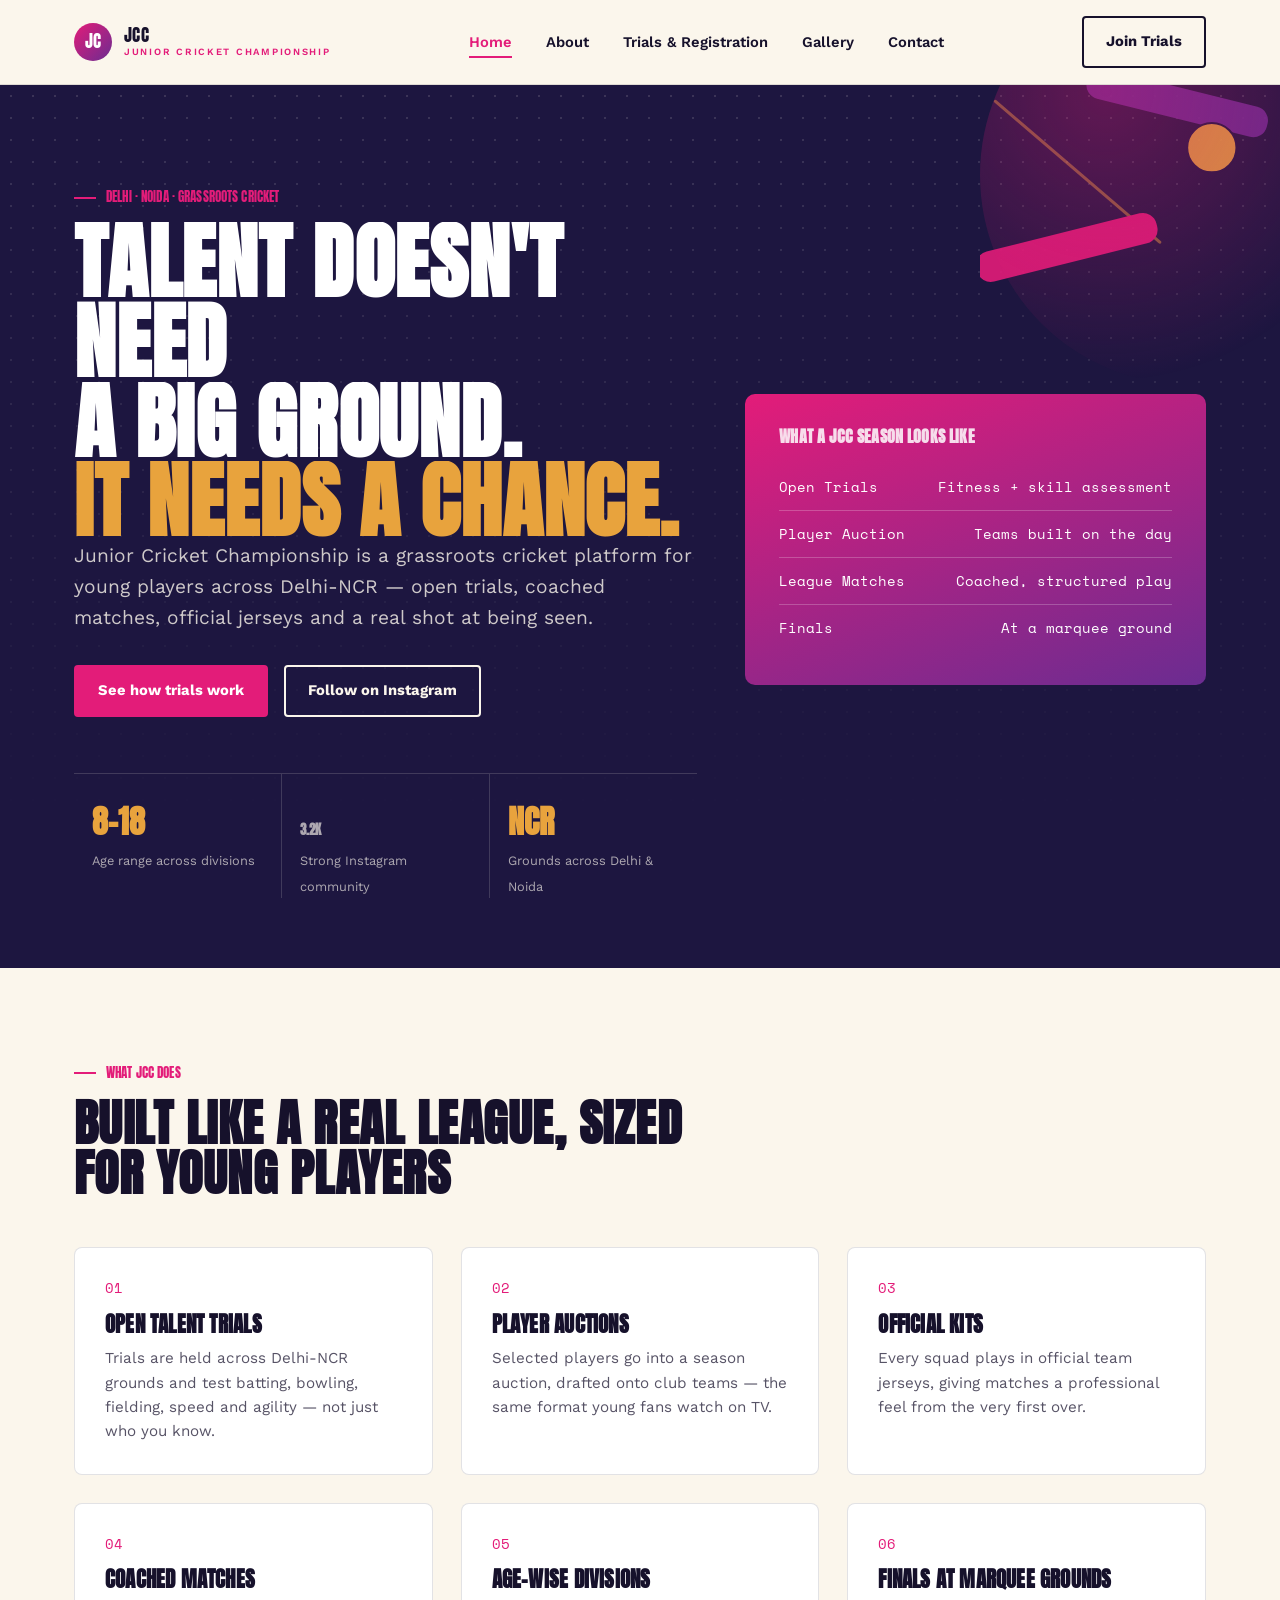
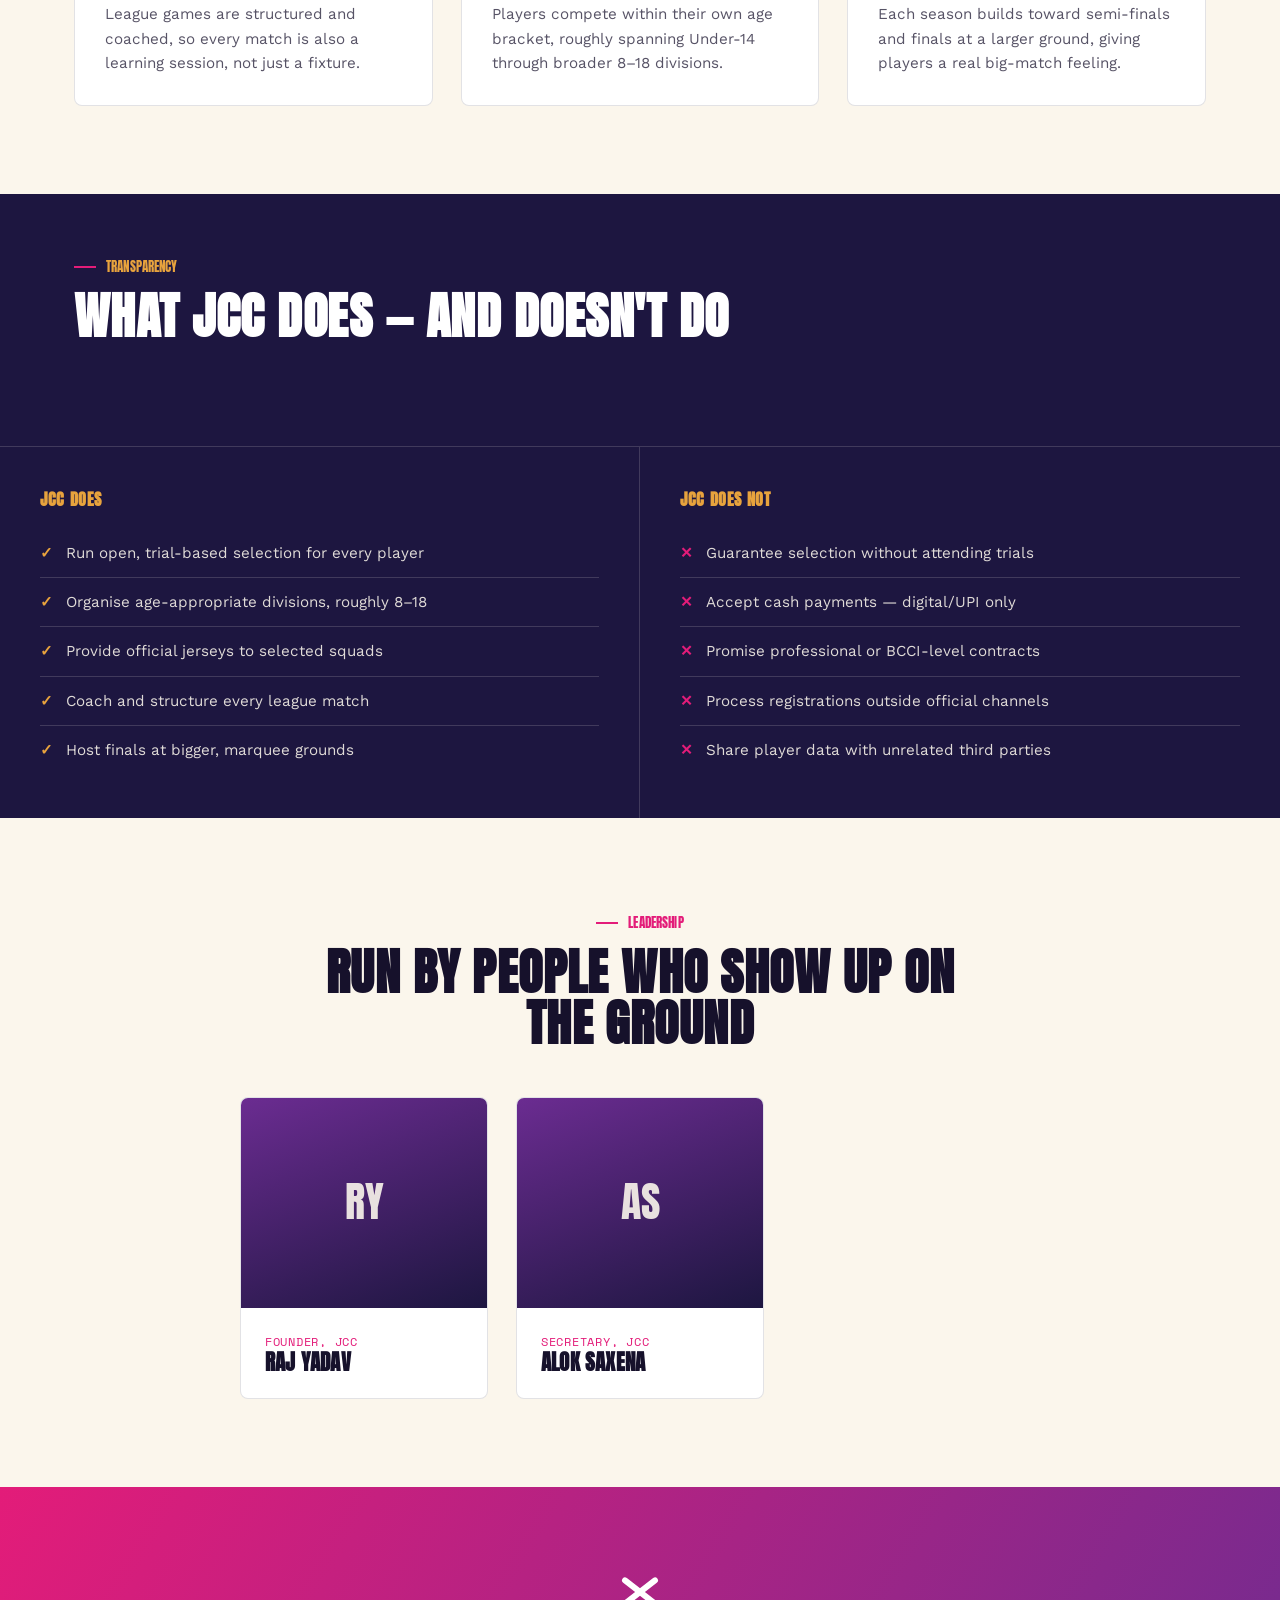
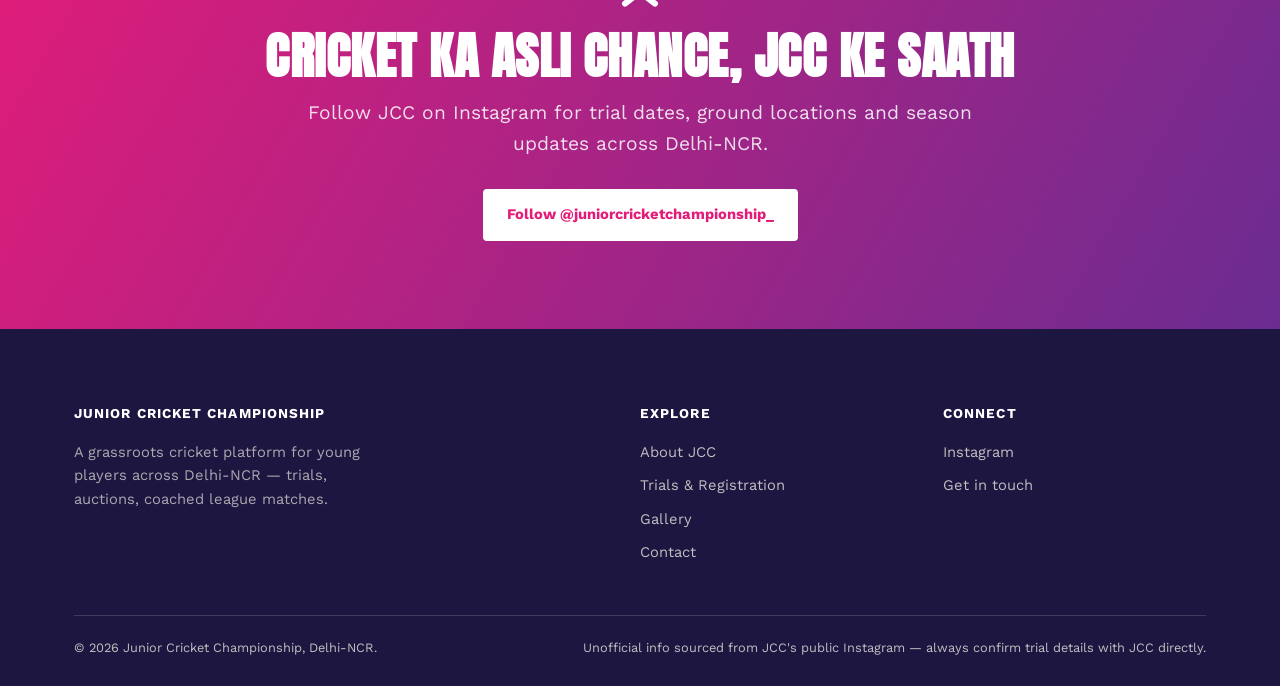
<file: index.html>
<!DOCTYPE html>
<html lang="en">
<head>
<meta charset="UTF-8">
<meta name="viewport" content="width=device-width, initial-scale=1.0">
<title>Junior Cricket Championship — Delhi-NCR's Grassroots Cricket Platform</title>
<meta name="description" content="Junior Cricket Championship (JCC) runs under-14 to under-18 cricket trials, player auctions and coached matches across Delhi-NCR.">
<link rel="icon" type="image/svg+xml" href="assets/favicon.svg">
<link rel="stylesheet" href="assets/style.css">
</head>
<body>

<header class="site-header">
  <nav class="nav">
    <a href="index.html" class="brand">
      <span class="brand-mark">JC</span>
      <span class="brand-word">JCC<span>JUNIOR CRICKET CHAMPIONSHIP</span></span>
    </a>
    <ul class="nav-links">
      <li><a href="index.html" class="active">Home</a></li>
      <li><a href="about.html">About</a></li>
      <li><a href="trials.html">Trials &amp; Registration</a></li>
      <li><a href="gallery.html">Gallery</a></li>
      <li><a href="contact.html">Contact</a></li>
    </ul>
    <div class="nav-cta">
      <a href="trials.html" class="btn btn-outline">Join Trials</a>
      <button class="nav-toggle" aria-label="Menu"><span></span><span></span><span></span></button>
    </div>
  </nav>
</header>

<section class="hero">
  <div class="texture-dots"></div>
  <svg class="hero-mark" viewBox="0 0 220 220" xmlns="http://www.w3.org/2000/svg">
    <line class="trail" x1="10" y1="30" x2="150" y2="150" stroke="#E8A33D" stroke-width="2" stroke-dasharray="140" stroke-linecap="round"/>
    <g class="bat b1" style="--rot:38deg">
      <rect x="98" y="30" width="20" height="120" rx="9" fill="#E31C79" transform="rotate(38 108 90)"/>
    </g>
    <g class="bat b2" style="--rot:-38deg">
      <rect x="98" y="30" width="20" height="120" rx="9" fill="#6B2C91" transform="rotate(-38 108 90)"/>
    </g>
    <circle class="ball" cx="150" cy="60" r="16" fill="#E8A33D"/>
    <circle class="ball" cx="150" cy="60" r="16" fill="none" stroke="#1D1640" stroke-width="1.4" opacity="0.35"/>
  </svg>
  <div class="wrap hero-grid">
    <div>
      <div class="eyebrow">DELHI &middot; NOIDA &middot; GRASSROOTS CRICKET</div>
      <h1>
        <span class="line"><span>Talent doesn't need</span></span>
        <span class="line"><span>a big ground.</span></span>
        <span class="line"><span><em>It needs a chance.</em></span></span>
      </h1>
      <p class="lede">Junior Cricket Championship is a grassroots cricket platform for young players across Delhi-NCR — open trials, coached matches, official jerseys and a real shot at being seen.</p>
      <div class="hero-ctas">
        <a href="trials.html" class="btn btn-primary">See how trials work</a>
        <a href="https://www.instagram.com/juniorcricketchampionship_/" target="_blank" rel="noopener" class="btn btn-invert">Follow on Instagram</a>
      </div>
      <div class="hero-stats">
        <div><b>8–18</b><span>Age range across divisions</span></div>
        <div><b><span class="count" data-count="3.2" data-suffix="K" data-decimals="1">0K</span></b><span>Strong Instagram community</span></div>
        <div><b>NCR</b><span>Grounds across Delhi &amp; Noida</span></div>
      </div>
    </div>
    <div class="pitch-card" style="animation:fadeUp .8s cubic-bezier(.2,.8,.2,1) both; animation-delay:.55s;">
      <h3>What a JCC season looks like</h3>
      <ul>
        <li><span>Open Trials</span><span>Fitness + skill assessment</span></li>
        <li><span>Player Auction</span><span>Teams built on the day</span></li>
        <li><span>League Matches</span><span>Coached, structured play</span></li>
        <li><span>Finals</span><span>At a marquee ground</span></li>
      </ul>
    </div>
  </div>
</section>

<section class="section">
  <div class="wrap">
    <div class="section-head" data-reveal>
      <div class="eyebrow">WHAT JCC DOES</div>
      <h2>Built like a real league, sized for young players</h2>
    </div>
    <div class="grid-3" data-reveal-group>
      <div class="card">
        <div class="num">01</div>
        <h3>Open Talent Trials</h3>
        <p>Trials are held across Delhi-NCR grounds and test batting, bowling, fielding, speed and agility — not just who you know.</p>
      </div>
      <div class="card">
        <div class="num">02</div>
        <h3>Player Auctions</h3>
        <p>Selected players go into a season auction, drafted onto club teams — the same format young fans watch on TV.</p>
      </div>
      <div class="card">
        <div class="num">03</div>
        <h3>Official Kits</h3>
        <p>Every squad plays in official team jerseys, giving matches a professional feel from the very first over.</p>
      </div>
      <div class="card">
        <div class="num">04</div>
        <h3>Coached Matches</h3>
        <p>League games are structured and coached, so every match is also a learning session, not just a fixture.</p>
      </div>
      <div class="card">
        <div class="num">05</div>
        <h3>Age-Wise Divisions</h3>
        <p>Players compete within their own age bracket, roughly spanning Under-14 through broader 8–18 divisions.</p>
      </div>
      <div class="card">
        <div class="num">06</div>
        <h3>Finals at Marquee Grounds</h3>
        <p>Each season builds toward semi-finals and finals at a larger ground, giving players a real big-match feeling.</p>
      </div>
    </div>
  </div>
</section>

<section class="split-band">
  <div class="wrap" style="padding-top:56px;padding-bottom:56px;">
    <div class="section-head" data-reveal style="max-width:100%;">
      <div class="eyebrow" style="color:var(--dust);">TRANSPARENCY</div>
      <h2 style="color:#fff;">What JCC does — and doesn't do</h2>
    </div>
  </div>
  <div class="grid-2">
    <div class="split-col yes">
      <h3>JCC DOES</h3>
      <ul>
        <li>Run open, trial-based selection for every player</li>
        <li>Organise age-appropriate divisions, roughly 8–18</li>
        <li>Provide official jerseys to selected squads</li>
        <li>Coach and structure every league match</li>
        <li>Host finals at bigger, marquee grounds</li>
      </ul>
    </div>
    <div class="split-col no">
      <h3>JCC DOES NOT</h3>
      <ul>
        <li>Guarantee selection without attending trials</li>
        <li>Accept cash payments — digital/UPI only</li>
        <li>Promise professional or BCCI-level contracts</li>
        <li>Process registrations outside official channels</li>
        <li>Share player data with unrelated third parties</li>
      </ul>
    </div>
  </div>
</section>

<section class="section">
  <div class="wrap">
    <div class="section-head center" data-reveal>
      <div class="eyebrow">LEADERSHIP</div>
      <h2>Run by people who show up on the ground</h2>
    </div>
    <div class="grid-3" style="max-width:800px;margin:0 auto;" data-reveal-group>
      <div class="team-card">
        <div class="team-photo">RY</div>
        <div class="team-body">
          <div class="team-role">Founder, JCC</div>
          <h3>Raj Yadav</h3>
        </div>
      </div>
      <div class="team-card">
        <div class="team-photo">AS</div>
        <div class="team-body">
          <div class="team-role">Secretary, JCC</div>
          <h3>Alok Saxena</h3>
        </div>
      </div>
    </div>
  </div>
</section>

<section class="section cta-band">
  <div class="wrap">
    <div class="bat-divider" style="margin-bottom:22px;filter:brightness(0) invert(1);"></div>
    <h2>Cricket ka asli chance, JCC ke saath</h2>
    <p class="lede">Follow JCC on Instagram for trial dates, ground locations and season updates across Delhi-NCR.</p>
    <a href="https://www.instagram.com/juniorcricketchampionship_/" target="_blank" rel="noopener" class="btn btn-invert" style="background:#fff;color:var(--magenta);border-color:#fff;">Follow @juniorcricketchampionship_</a>
  </div>
</section>

<footer class="site-footer">
  <div class="wrap">
    <div class="footer-grid">
      <div>
        <h4>Junior Cricket Championship</h4>
        <p style="max-width:34ch;color:rgba(251,246,236,0.65);font-size:0.92rem;">A grassroots cricket platform for young players across Delhi-NCR — trials, auctions, coached league matches.</p>
      </div>
      <div>
        <h4>Explore</h4>
        <ul>
          <li><a href="about.html">About JCC</a></li>
          <li><a href="trials.html">Trials &amp; Registration</a></li>
          <li><a href="gallery.html">Gallery</a></li>
          <li><a href="contact.html">Contact</a></li>
        </ul>
      </div>
      <div>
        <h4>Connect</h4>
        <ul>
          <li><a href="https://www.instagram.com/juniorcricketchampionship_/" target="_blank" rel="noopener">Instagram</a></li>
          <li><a href="contact.html">Get in touch</a></li>
        </ul>
      </div>
    </div>
    <div class="footer-bottom">
      <span>© 2026 Junior Cricket Championship, Delhi-NCR.</span>
      <span>Unofficial info sourced from JCC's public Instagram — always confirm trial details with JCC directly.</span>
    </div>
  </div>
</footer>

<script src="assets/script.js"></script>
</body>
</html>
</file>
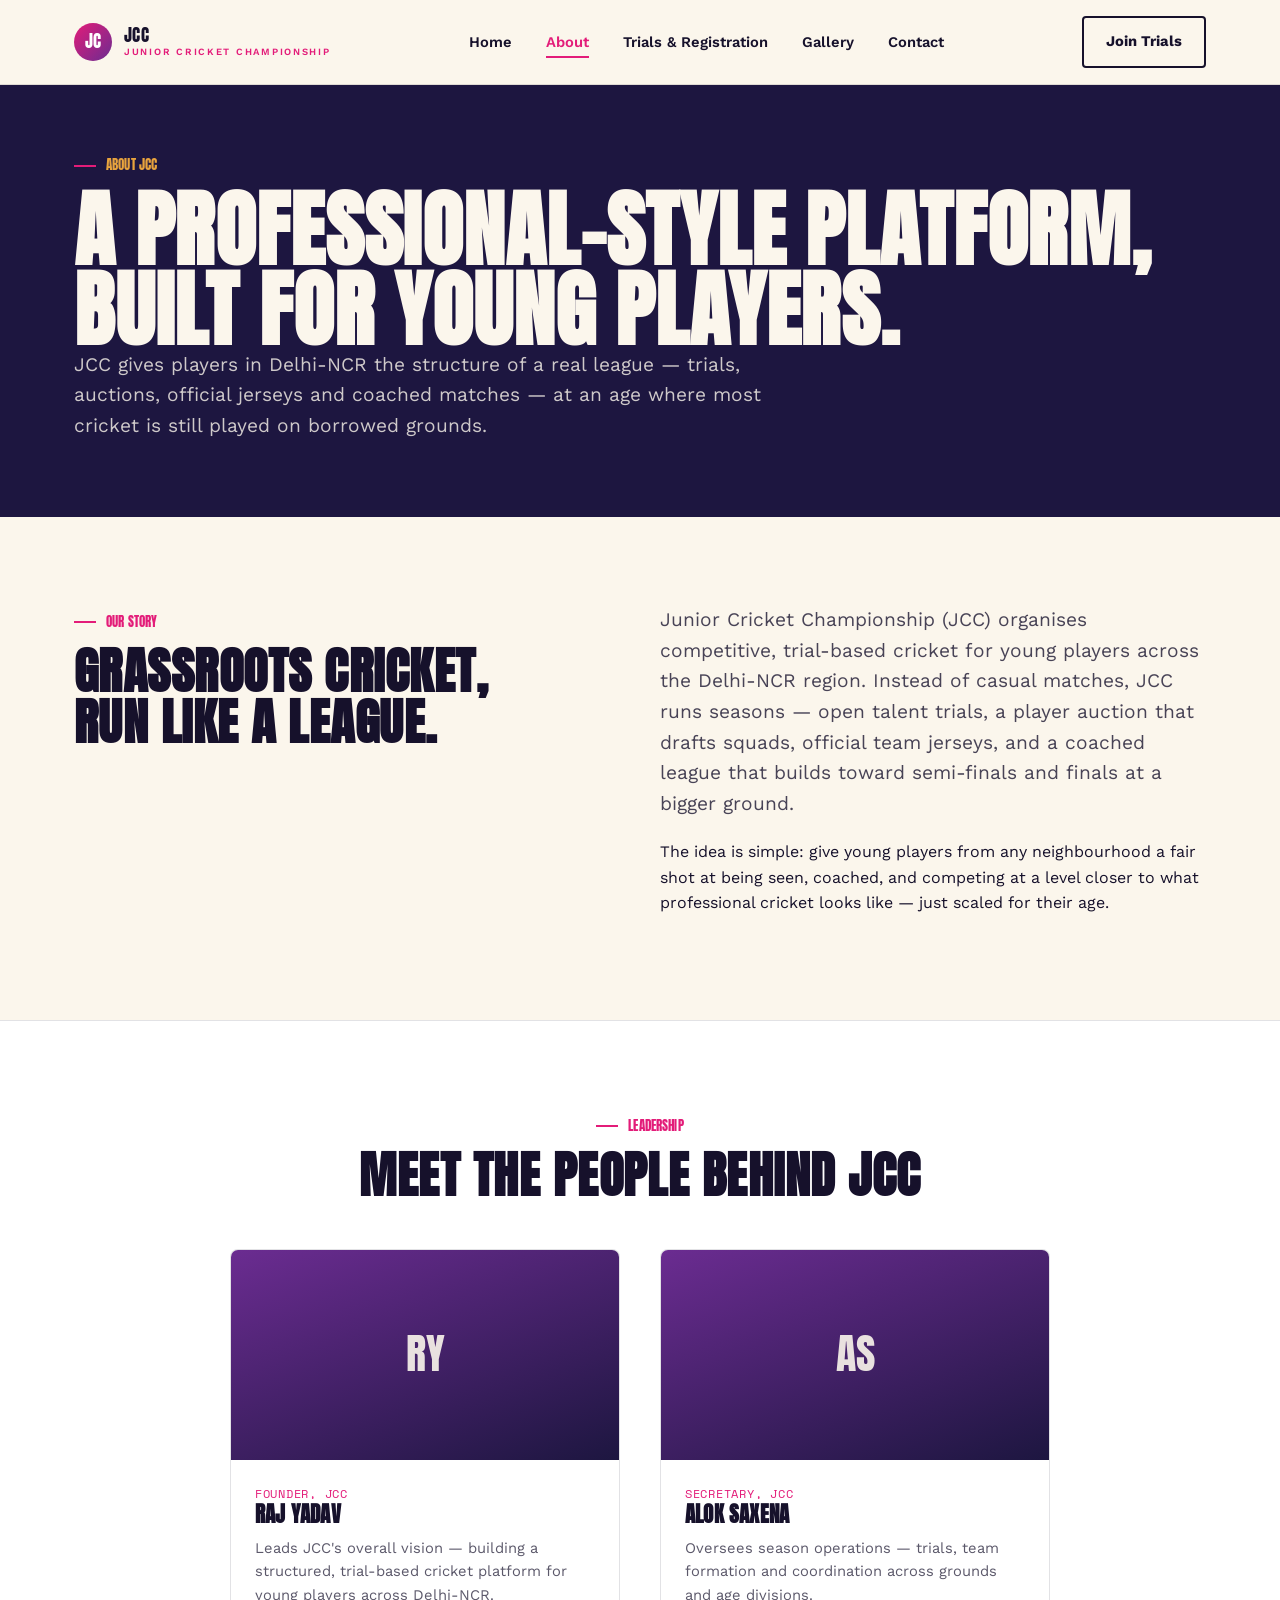
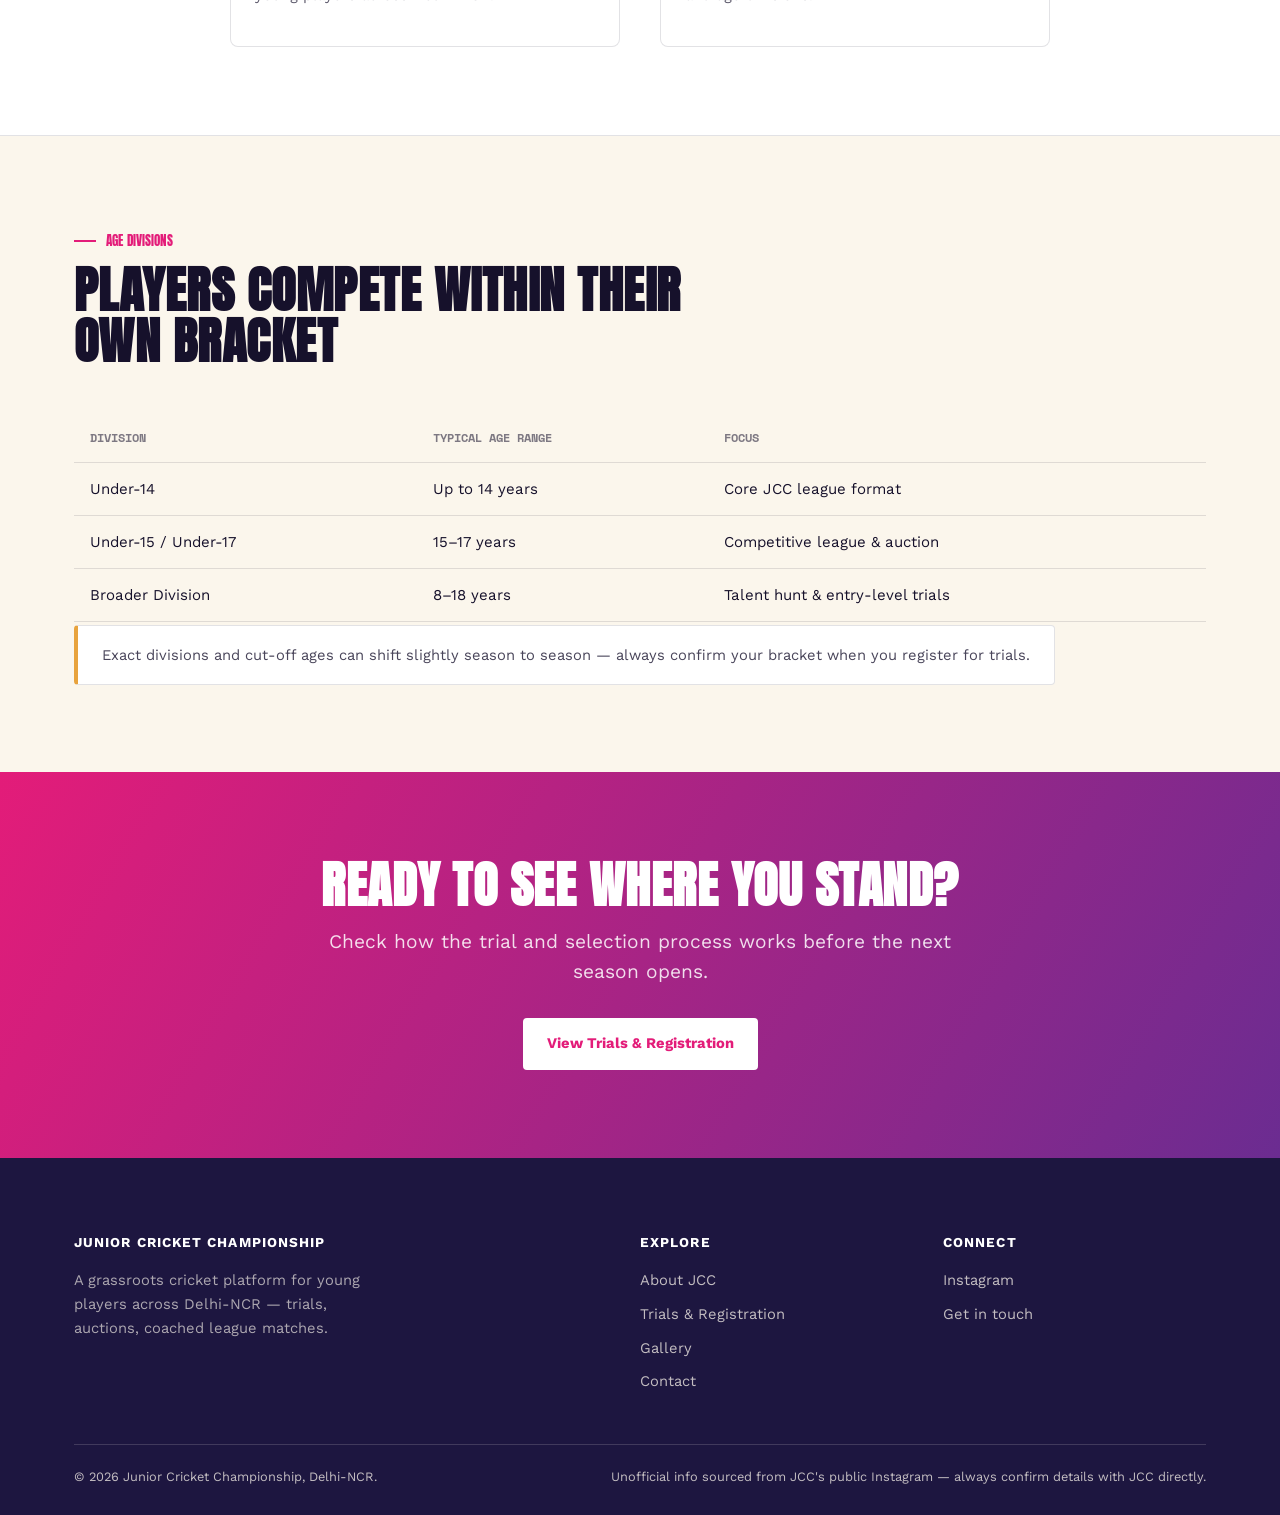
<file: about.html>
<!DOCTYPE html>
<html lang="en">
<head>
<meta charset="UTF-8">
<meta name="viewport" content="width=device-width, initial-scale=1.0">
<title>About JCC — Junior Cricket Championship</title>
<link rel="icon" type="image/svg+xml" href="assets/favicon.svg">
<link rel="stylesheet" href="assets/style.css">
</head>
<body>

<header class="site-header">
  <nav class="nav">
    <a href="index.html" class="brand">
      <span class="brand-mark">JC</span>
      <span class="brand-word">JCC<span>JUNIOR CRICKET CHAMPIONSHIP</span></span>
    </a>
    <ul class="nav-links">
      <li><a href="index.html">Home</a></li>
      <li><a href="about.html" class="active">About</a></li>
      <li><a href="trials.html">Trials &amp; Registration</a></li>
      <li><a href="gallery.html">Gallery</a></li>
      <li><a href="contact.html">Contact</a></li>
    </ul>
    <div class="nav-cta">
      <a href="trials.html" class="btn btn-outline">Join Trials</a>
      <button class="nav-toggle" aria-label="Menu"><span></span><span></span><span></span></button>
    </div>
  </nav>
</header>

<section class="page-hero">
  <div class="wrap">
    <div class="eyebrow" style="color:var(--dust);">ABOUT JCC</div>
    <h1>A professional-style platform,<br>built for young players.</h1>
    <p class="lede" style="max-width:60ch;">JCC gives players in Delhi-NCR the structure of a real league — trials, auctions, official jerseys and coached matches — at an age where most cricket is still played on borrowed grounds.</p>
  </div>
</section>

<section class="section">
  <div class="wrap grid-2">
    <div>
      <div class="eyebrow">OUR STORY</div>
      <h2>Grassroots cricket,<br>run like a league.</h2>
    </div>
    <div>
      <p class="lede">Junior Cricket Championship (JCC) organises competitive, trial-based cricket for young players across the Delhi-NCR region. Instead of casual matches, JCC runs seasons — open talent trials, a player auction that drafts squads, official team jerseys, and a coached league that builds toward semi-finals and finals at a bigger ground.</p>
      <p>The idea is simple: give young players from any neighbourhood a fair shot at being seen, coached, and competing at a level closer to what professional cricket looks like — just scaled for their age.</p>
    </div>
  </div>
</section>

<section class="section" style="background:#fff;border-top:1px solid var(--line);border-bottom:1px solid var(--line);">
  <div class="wrap">
    <div class="section-head center" data-reveal>
      <div class="eyebrow">LEADERSHIP</div>
      <h2>Meet the people behind JCC</h2>
    </div>
    <div class="grid-2" style="max-width:820px;margin:0 auto;" data-reveal-group>
      <div class="team-card">
        <div class="team-photo">RY</div>
        <div class="team-body">
          <div class="team-role">Founder, JCC</div>
          <h3>Raj Yadav</h3>
          <p style="margin-top:10px;color:rgba(22,17,43,0.7);font-size:0.92rem;">Leads JCC's overall vision — building a structured, trial-based cricket platform for young players across Delhi-NCR.</p>
        </div>
      </div>
      <div class="team-card">
        <div class="team-photo">AS</div>
        <div class="team-body">
          <div class="team-role">Secretary, JCC</div>
          <h3>Alok Saxena</h3>
          <p style="margin-top:10px;color:rgba(22,17,43,0.7);font-size:0.92rem;">Oversees season operations — trials, team formation and coordination across grounds and age divisions.</p>
        </div>
      </div>
    </div>
  </div>
</section>

<section class="section">
  <div class="wrap">
    <div class="section-head" data-reveal>
      <div class="eyebrow">AGE DIVISIONS</div>
      <h2>Players compete within their own bracket</h2>
    </div>
    <table class="age-table">
      <thead>
        <tr><th>Division</th><th>Typical Age Range</th><th>Focus</th></tr>
      </thead>
      <tbody>
        <tr><td>Under-14</td><td>Up to 14 years</td><td>Core JCC league format</td></tr>
        <tr><td>Under-15 / Under-17</td><td>15–17 years</td><td>Competitive league &amp; auction</td></tr>
        <tr><td>Broader Division</td><td>8–18 years</td><td>Talent hunt &amp; entry-level trials</td></tr>
      </tbody>
    </table>
    <p style="margin-top:20px;"><span class="note-box">Exact divisions and cut-off ages can shift slightly season to season — always confirm your bracket when you register for trials.</span></p>
  </div>
</section>

<section class="section cta-band">
  <div class="wrap">
    <h2>Ready to see where you stand?</h2>
    <p class="lede">Check how the trial and selection process works before the next season opens.</p>
    <a href="trials.html" class="btn btn-invert" style="background:#fff;color:var(--magenta);border-color:#fff;">View Trials &amp; Registration</a>
  </div>
</section>

<footer class="site-footer">
  <div class="wrap">
    <div class="footer-grid">
      <div>
        <h4>Junior Cricket Championship</h4>
        <p style="max-width:34ch;color:rgba(251,246,236,0.65);font-size:0.92rem;">A grassroots cricket platform for young players across Delhi-NCR — trials, auctions, coached league matches.</p>
      </div>
      <div>
        <h4>Explore</h4>
        <ul>
          <li><a href="about.html">About JCC</a></li>
          <li><a href="trials.html">Trials &amp; Registration</a></li>
          <li><a href="gallery.html">Gallery</a></li>
          <li><a href="contact.html">Contact</a></li>
        </ul>
      </div>
      <div>
        <h4>Connect</h4>
        <ul>
          <li><a href="https://www.instagram.com/juniorcricketchampionship_/" target="_blank" rel="noopener">Instagram</a></li>
          <li><a href="contact.html">Get in touch</a></li>
        </ul>
      </div>
    </div>
    <div class="footer-bottom">
      <span>© 2026 Junior Cricket Championship, Delhi-NCR.</span>
      <span>Unofficial info sourced from JCC's public Instagram — always confirm details with JCC directly.</span>
    </div>
  </div>
</footer>

<script src="assets/script.js"></script>
</body>
</html>
</file>
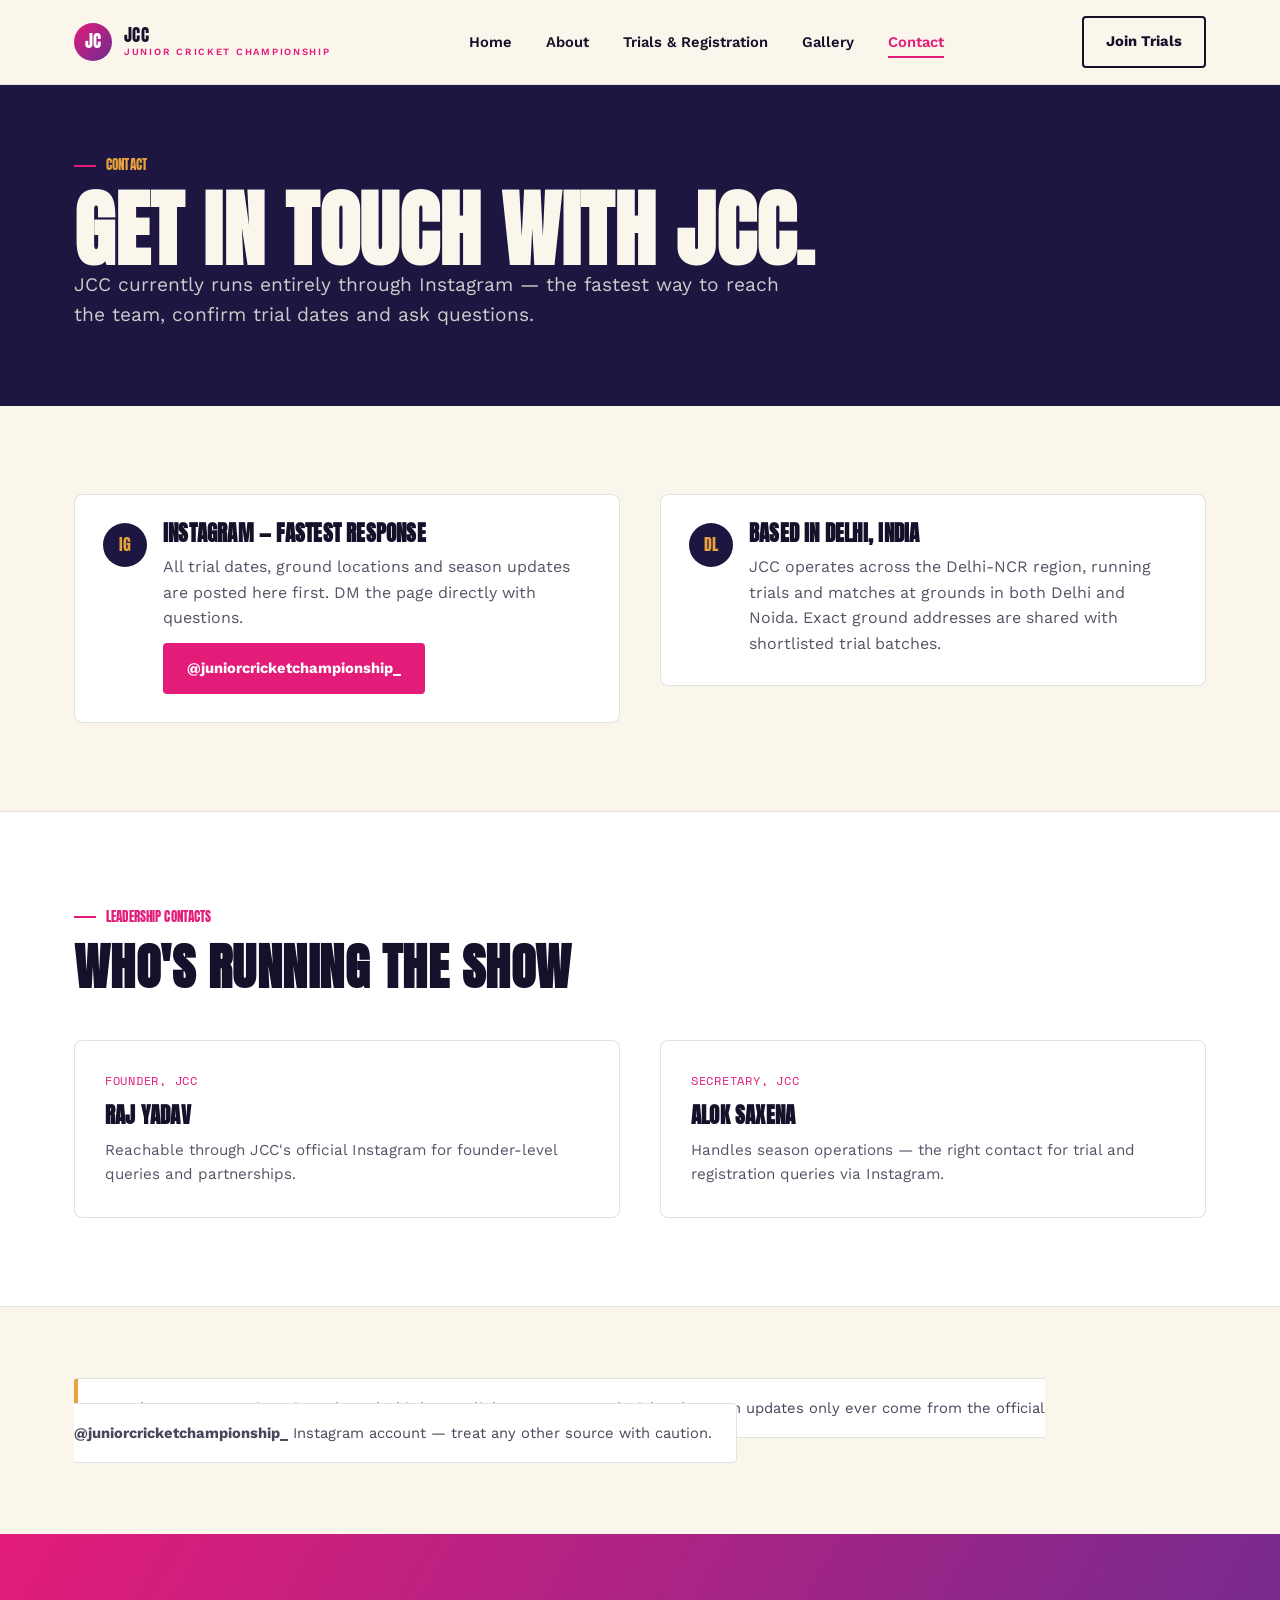
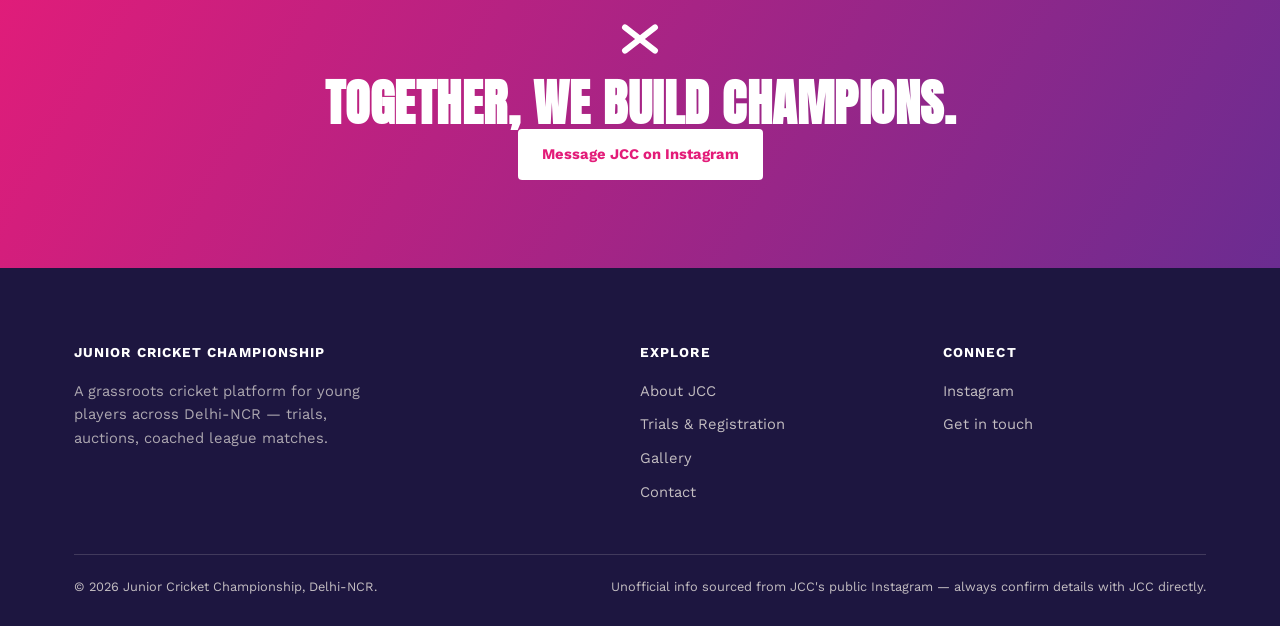
<file: contact.html>
<!DOCTYPE html>
<html lang="en">
<head>
<meta charset="UTF-8">
<meta name="viewport" content="width=device-width, initial-scale=1.0">
<title>Contact — Junior Cricket Championship</title>
<link rel="icon" type="image/svg+xml" href="assets/favicon.svg">
<link rel="stylesheet" href="assets/style.css">
</head>
<body>

<header class="site-header">
  <nav class="nav">
    <a href="index.html" class="brand">
      <span class="brand-mark">JC</span>
      <span class="brand-word">JCC<span>JUNIOR CRICKET CHAMPIONSHIP</span></span>
    </a>
    <ul class="nav-links">
      <li><a href="index.html">Home</a></li>
      <li><a href="about.html">About</a></li>
      <li><a href="trials.html">Trials &amp; Registration</a></li>
      <li><a href="gallery.html">Gallery</a></li>
      <li><a href="contact.html" class="active">Contact</a></li>
    </ul>
    <div class="nav-cta">
      <a href="trials.html" class="btn btn-outline">Join Trials</a>
      <button class="nav-toggle" aria-label="Menu"><span></span><span></span><span></span></button>
    </div>
  </nav>
</header>

<section class="page-hero">
  <div class="wrap">
    <div class="eyebrow" style="color:var(--dust);">CONTACT</div>
    <h1>Get in touch with JCC.</h1>
    <p class="lede" style="max-width:60ch;">JCC currently runs entirely through Instagram — the fastest way to reach the team, confirm trial dates and ask questions.</p>
  </div>
</section>

<section class="section">
  <div class="wrap grid-2">
    <div>
      <div class="contact-card">
        <div class="contact-icon">IG</div>
        <div>
          <h3>Instagram — fastest response</h3>
          <p style="color:rgba(22,17,43,0.72);margin:8px 0 12px;">All trial dates, ground locations and season updates are posted here first. DM the page directly with questions.</p>
          <a href="https://www.instagram.com/juniorcricketchampionship_/" target="_blank" rel="noopener" class="btn btn-primary">@juniorcricketchampionship_</a>
        </div>
      </div>
    </div>
    <div>
      <div class="contact-card">
        <div class="contact-icon">DL</div>
        <div>
          <h3>Based in Delhi, India</h3>
          <p style="color:rgba(22,17,43,0.72);margin:8px 0 0;">JCC operates across the Delhi-NCR region, running trials and matches at grounds in both Delhi and Noida. Exact ground addresses are shared with shortlisted trial batches.</p>
        </div>
      </div>
    </div>
  </div>
</section>

<section class="section" style="background:#fff;border-top:1px solid var(--line);border-bottom:1px solid var(--line);">
  <div class="wrap">
    <div class="section-head" data-reveal>
      <div class="eyebrow">LEADERSHIP CONTACTS</div>
      <h2>Who's running the show</h2>
    </div>
    <div class="grid-2" data-reveal-group>
      <div class="card">
        <div class="team-role">Founder, JCC</div>
        <h3>Raj Yadav</h3>
        <p>Reachable through JCC's official Instagram for founder-level queries and partnerships.</p>
      </div>
      <div class="card">
        <div class="team-role">Secretary, JCC</div>
        <h3>Alok Saxena</h3>
        <p>Handles season operations — the right contact for trial and registration queries via Instagram.</p>
      </div>
    </div>
  </div>
</section>

<section class="section">
  <div class="wrap">
    <span class="note-box">JCC does not run registrations through third-party links or agents. Real trial and season updates only ever come from the official <strong>@juniorcricketchampionship_</strong> Instagram account — treat any other source with caution.</span>
  </div>
</section>

<section class="section cta-band">
  <div class="wrap">
    <div class="bat-divider" style="margin-bottom:22px;filter:brightness(0) invert(1);"></div>
    <h2>Together, we build champions.</h2>
    <a href="https://www.instagram.com/juniorcricketchampionship_/" target="_blank" rel="noopener" class="btn btn-invert" style="background:#fff;color:var(--magenta);border-color:#fff;">Message JCC on Instagram</a>
  </div>
</section>

<footer class="site-footer">
  <div class="wrap">
    <div class="footer-grid">
      <div>
        <h4>Junior Cricket Championship</h4>
        <p style="max-width:34ch;color:rgba(251,246,236,0.65);font-size:0.92rem;">A grassroots cricket platform for young players across Delhi-NCR — trials, auctions, coached league matches.</p>
      </div>
      <div>
        <h4>Explore</h4>
        <ul>
          <li><a href="about.html">About JCC</a></li>
          <li><a href="trials.html">Trials &amp; Registration</a></li>
          <li><a href="gallery.html">Gallery</a></li>
          <li><a href="contact.html">Contact</a></li>
        </ul>
      </div>
      <div>
        <h4>Connect</h4>
        <ul>
          <li><a href="https://www.instagram.com/juniorcricketchampionship_/" target="_blank" rel="noopener">Instagram</a></li>
          <li><a href="contact.html">Get in touch</a></li>
        </ul>
      </div>
    </div>
    <div class="footer-bottom">
      <span>© 2026 Junior Cricket Championship, Delhi-NCR.</span>
      <span>Unofficial info sourced from JCC's public Instagram — always confirm details with JCC directly.</span>
    </div>
  </div>
</footer>

<script src="assets/script.js"></script>
</body>
</html>
</file>
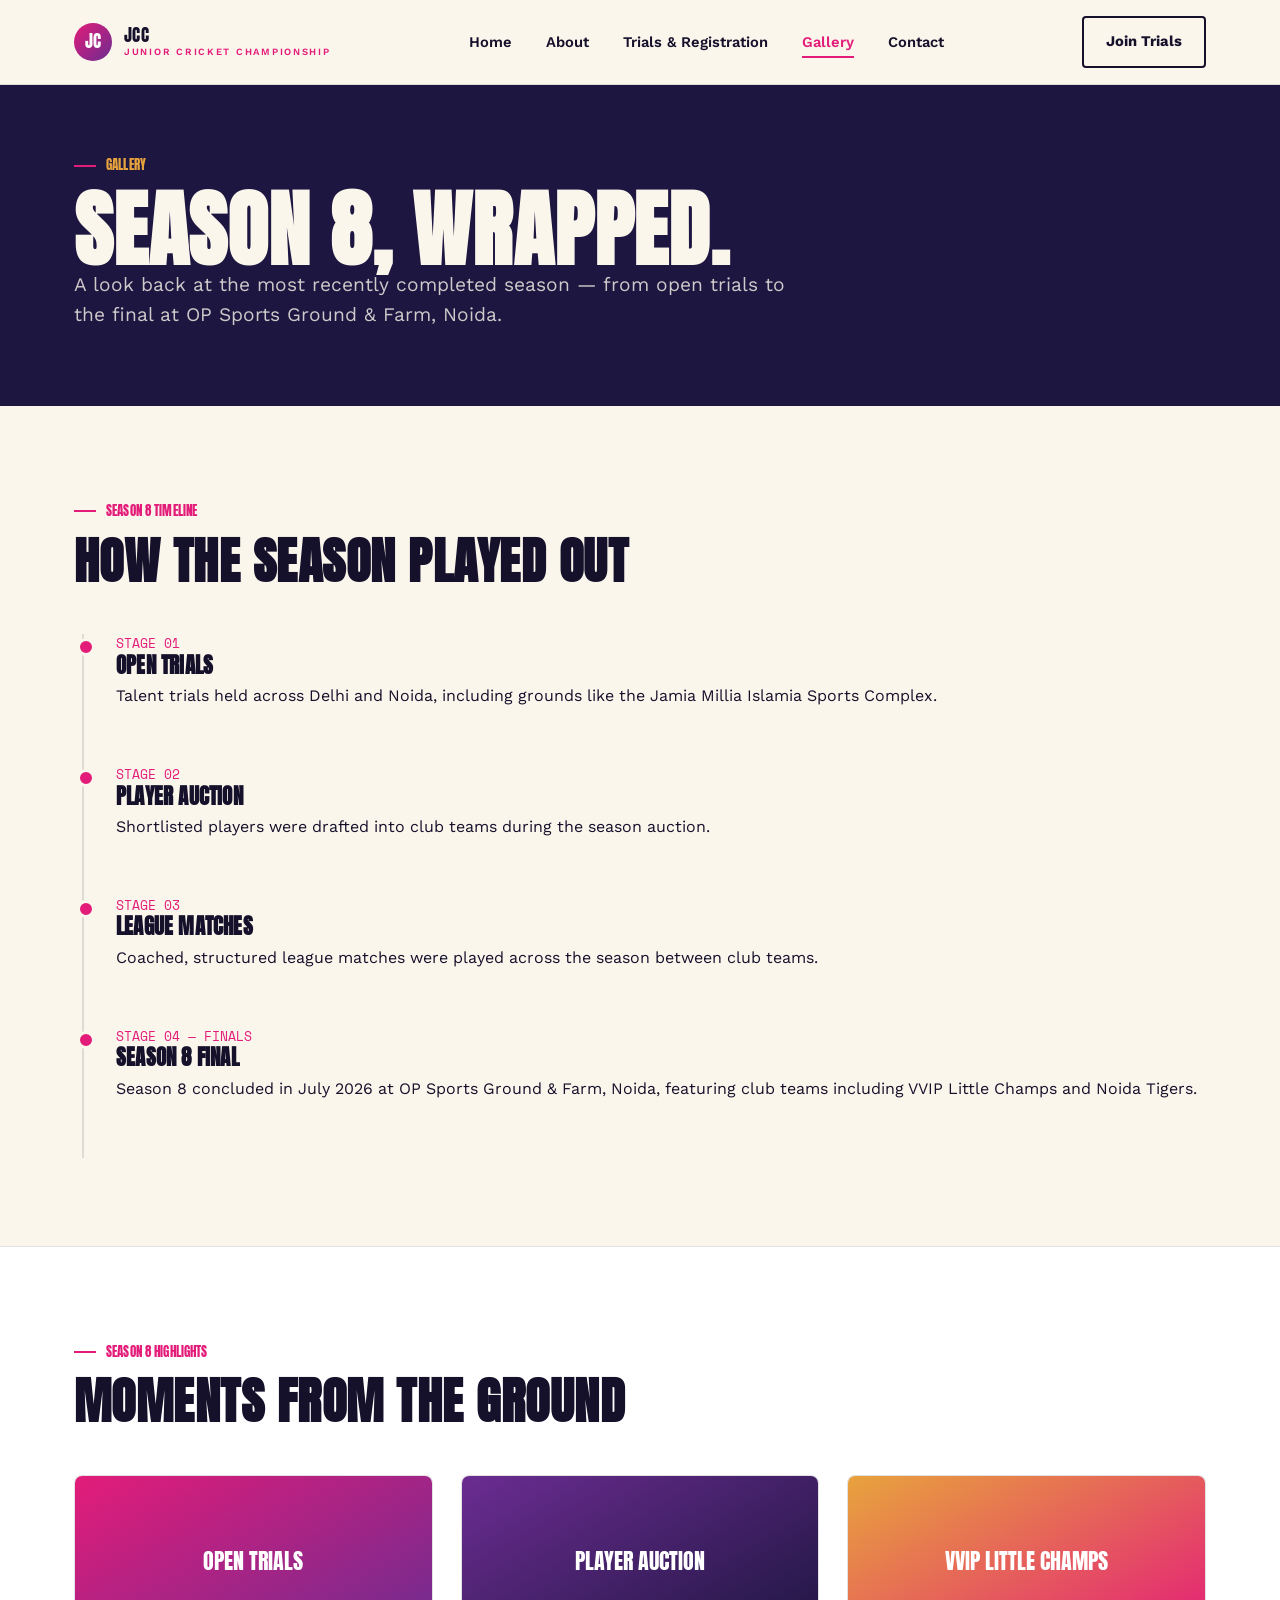
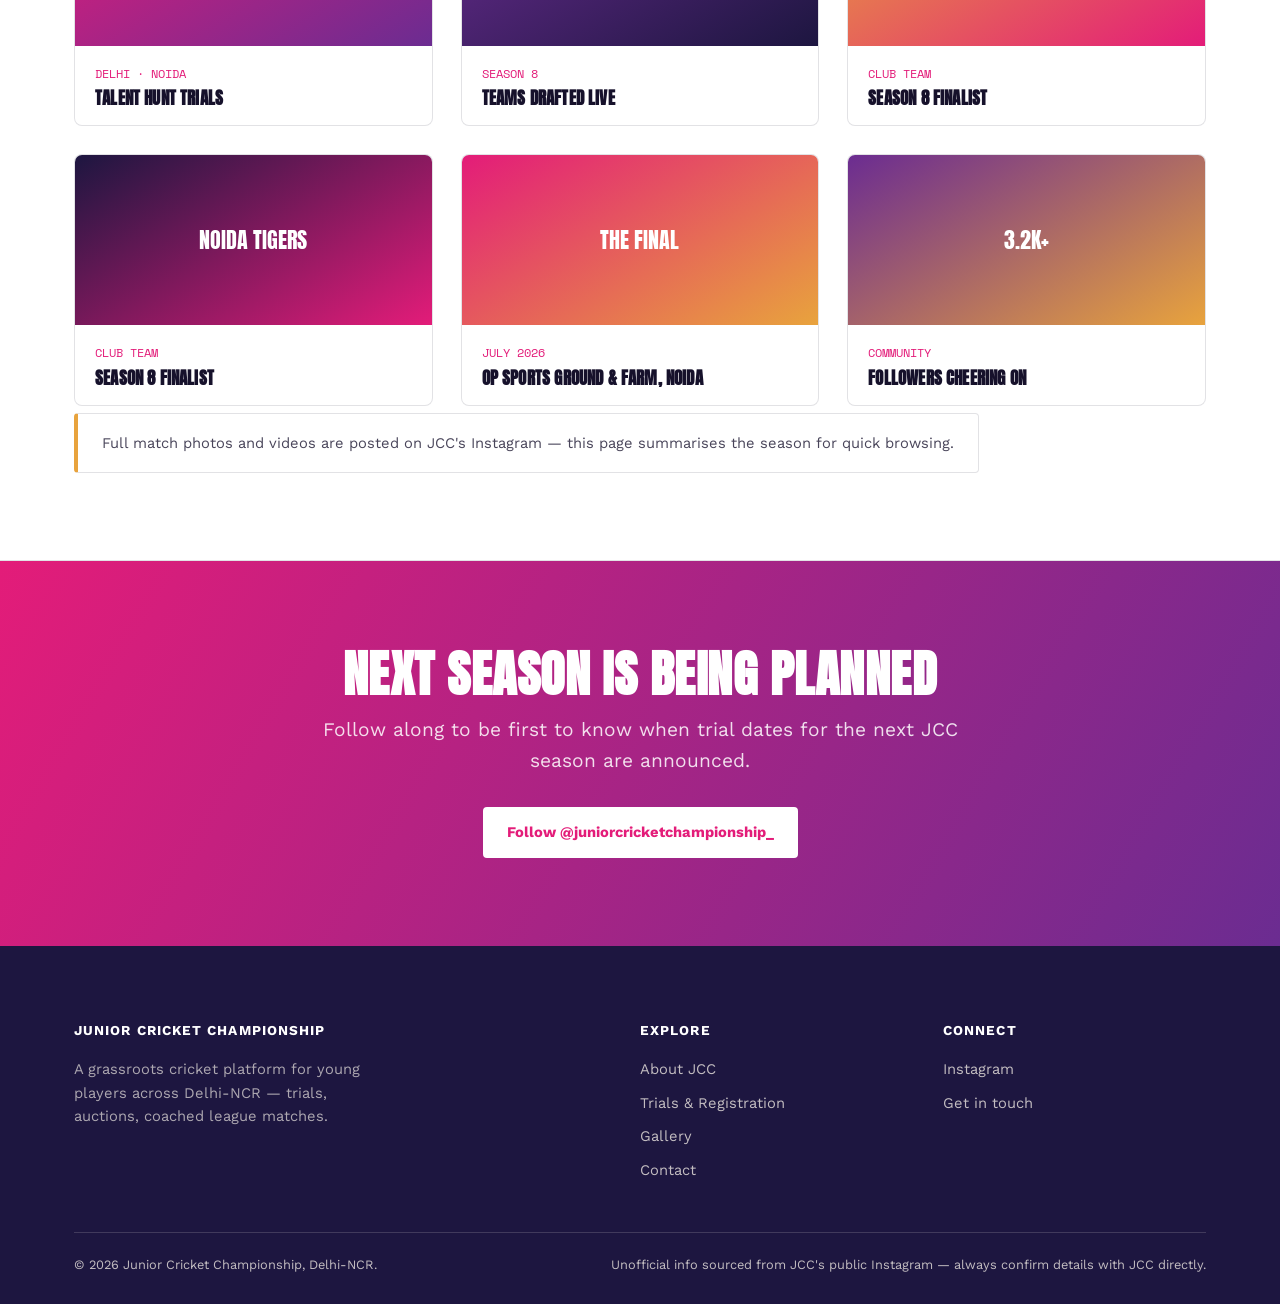
<file: gallery.html>
<!DOCTYPE html>
<html lang="en">
<head>
<meta charset="UTF-8">
<meta name="viewport" content="width=device-width, initial-scale=1.0">
<title>Gallery — Junior Cricket Championship</title>
<link rel="icon" type="image/svg+xml" href="assets/favicon.svg">
<link rel="stylesheet" href="assets/style.css">
</head>
<body>

<header class="site-header">
  <nav class="nav">
    <a href="index.html" class="brand">
      <span class="brand-mark">JC</span>
      <span class="brand-word">JCC<span>JUNIOR CRICKET CHAMPIONSHIP</span></span>
    </a>
    <ul class="nav-links">
      <li><a href="index.html">Home</a></li>
      <li><a href="about.html">About</a></li>
      <li><a href="trials.html">Trials &amp; Registration</a></li>
      <li><a href="gallery.html" class="active">Gallery</a></li>
      <li><a href="contact.html">Contact</a></li>
    </ul>
    <div class="nav-cta">
      <a href="trials.html" class="btn btn-outline">Join Trials</a>
      <button class="nav-toggle" aria-label="Menu"><span></span><span></span><span></span></button>
    </div>
  </nav>
</header>

<section class="page-hero">
  <div class="wrap">
    <div class="eyebrow" style="color:var(--dust);">GALLERY</div>
    <h1>Season 8, wrapped.</h1>
    <p class="lede" style="max-width:60ch;">A look back at the most recently completed season — from open trials to the final at OP Sports Ground &amp; Farm, Noida.</p>
  </div>
</section>

<section class="section">
  <div class="wrap">
    <div class="section-head" data-reveal>
      <div class="eyebrow">SEASON 8 TIMELINE</div>
      <h2>How the season played out</h2>
    </div>
    <div class="timeline" data-reveal-group>
      <div class="timeline-item">
        <div class="mono">STAGE 01</div>
        <h3>Open Trials</h3>
        <p>Talent trials held across Delhi and Noida, including grounds like the Jamia Millia Islamia Sports Complex.</p>
      </div>
      <div class="timeline-item">
        <div class="mono">STAGE 02</div>
        <h3>Player Auction</h3>
        <p>Shortlisted players were drafted into club teams during the season auction.</p>
      </div>
      <div class="timeline-item">
        <div class="mono">STAGE 03</div>
        <h3>League Matches</h3>
        <p>Coached, structured league matches were played across the season between club teams.</p>
      </div>
      <div class="timeline-item">
        <div class="mono">STAGE 04 — FINALS</div>
        <h3>Season 8 Final</h3>
        <p>Season 8 concluded in July 2026 at OP Sports Ground &amp; Farm, Noida, featuring club teams including VVIP Little Champs and Noida Tigers.</p>
      </div>
    </div>
  </div>
</section>

<section class="section" style="background:#fff;border-top:1px solid var(--line);border-bottom:1px solid var(--line);">
  <div class="wrap">
    <div class="section-head" data-reveal>
      <div class="eyebrow">SEASON 8 HIGHLIGHTS</div>
      <h2>Moments from the ground</h2>
    </div>
    <div class="grid-3" data-reveal-group>
      <div class="gallery-card">
        <div class="gallery-visual" style="background:linear-gradient(150deg,var(--magenta),var(--violet));">OPEN TRIALS</div>
        <div class="gallery-body">
          <div class="mono">DELHI · NOIDA</div>
          <h3 style="margin-top:6px;font-size:1.05rem;">Talent Hunt Trials</h3>
        </div>
      </div>
      <div class="gallery-card">
        <div class="gallery-visual" style="background:linear-gradient(150deg,var(--violet),var(--navy));">PLAYER AUCTION</div>
        <div class="gallery-body">
          <div class="mono">SEASON 8</div>
          <h3 style="margin-top:6px;font-size:1.05rem;">Teams Drafted Live</h3>
        </div>
      </div>
      <div class="gallery-card">
        <div class="gallery-visual" style="background:linear-gradient(150deg,var(--dust),var(--magenta));">VVIP LITTLE CHAMPS</div>
        <div class="gallery-body">
          <div class="mono">CLUB TEAM</div>
          <h3 style="margin-top:6px;font-size:1.05rem;">Season 8 Finalist</h3>
        </div>
      </div>
      <div class="gallery-card">
        <div class="gallery-visual" style="background:linear-gradient(150deg,var(--navy),var(--magenta));">NOIDA TIGERS</div>
        <div class="gallery-body">
          <div class="mono">CLUB TEAM</div>
          <h3 style="margin-top:6px;font-size:1.05rem;">Season 8 Finalist</h3>
        </div>
      </div>
      <div class="gallery-card">
        <div class="gallery-visual" style="background:linear-gradient(150deg,var(--magenta),var(--dust));">THE FINAL</div>
        <div class="gallery-body">
          <div class="mono">JULY 2026</div>
          <h3 style="margin-top:6px;font-size:1.05rem;">OP Sports Ground &amp; Farm, Noida</h3>
        </div>
      </div>
      <div class="gallery-card">
        <div class="gallery-visual" style="background:linear-gradient(150deg,var(--violet),var(--dust));">3.2K+</div>
        <div class="gallery-body">
          <div class="mono">COMMUNITY</div>
          <h3 style="margin-top:6px;font-size:1.05rem;">Followers Cheering On</h3>
        </div>
      </div>
    </div>
    <p style="margin-top:24px;"><span class="note-box">Full match photos and videos are posted on JCC's Instagram — this page summarises the season for quick browsing.</span></p>
  </div>
</section>

<section class="section cta-band">
  <div class="wrap">
    <h2>Next season is being planned</h2>
    <p class="lede">Follow along to be first to know when trial dates for the next JCC season are announced.</p>
    <a href="https://www.instagram.com/juniorcricketchampionship_/" target="_blank" rel="noopener" class="btn btn-invert" style="background:#fff;color:var(--magenta);border-color:#fff;">Follow @juniorcricketchampionship_</a>
  </div>
</section>

<footer class="site-footer">
  <div class="wrap">
    <div class="footer-grid">
      <div>
        <h4>Junior Cricket Championship</h4>
        <p style="max-width:34ch;color:rgba(251,246,236,0.65);font-size:0.92rem;">A grassroots cricket platform for young players across Delhi-NCR — trials, auctions, coached league matches.</p>
      </div>
      <div>
        <h4>Explore</h4>
        <ul>
          <li><a href="about.html">About JCC</a></li>
          <li><a href="trials.html">Trials &amp; Registration</a></li>
          <li><a href="gallery.html">Gallery</a></li>
          <li><a href="contact.html">Contact</a></li>
        </ul>
      </div>
      <div>
        <h4>Connect</h4>
        <ul>
          <li><a href="https://www.instagram.com/juniorcricketchampionship_/" target="_blank" rel="noopener">Instagram</a></li>
          <li><a href="contact.html">Get in touch</a></li>
        </ul>
      </div>
    </div>
    <div class="footer-bottom">
      <span>© 2026 Junior Cricket Championship, Delhi-NCR.</span>
      <span>Unofficial info sourced from JCC's public Instagram — always confirm details with JCC directly.</span>
    </div>
  </div>
</footer>

<script src="assets/script.js"></script>
</body>
</html>
</file>
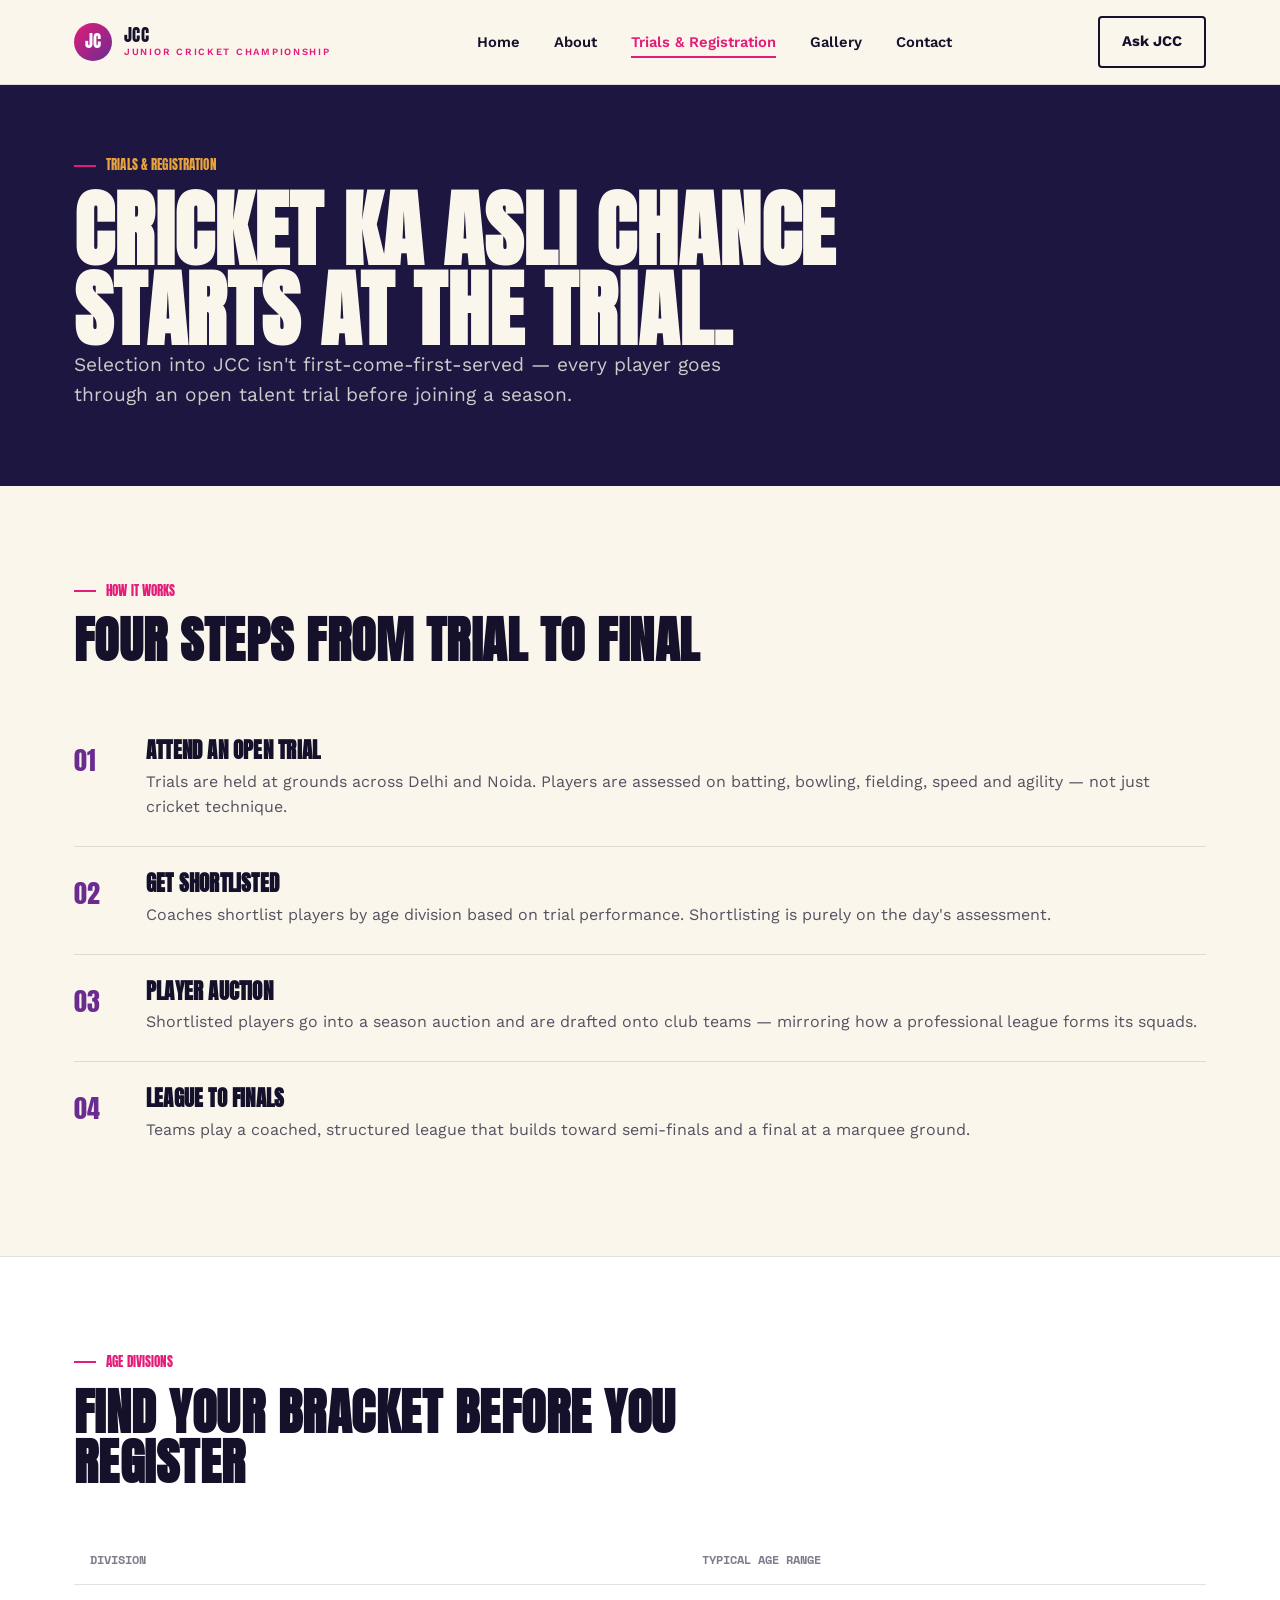
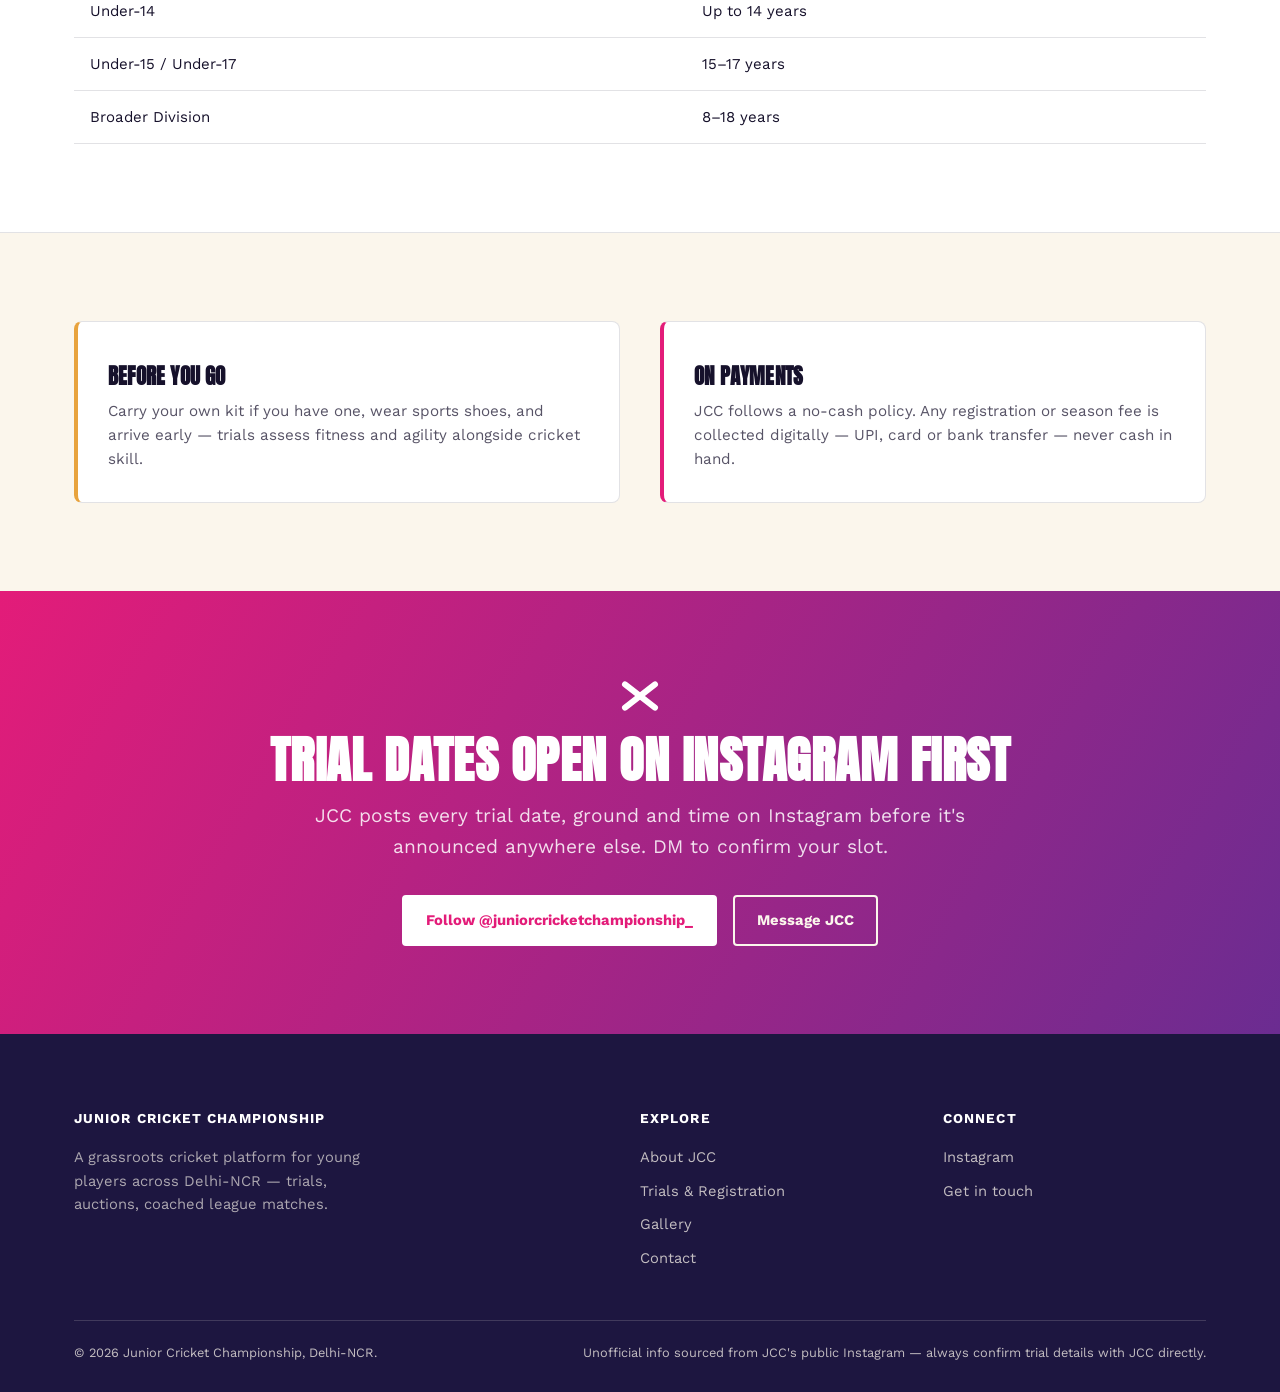
<file: trials.html>
<!DOCTYPE html>
<html lang="en">
<head>
<meta charset="UTF-8">
<meta name="viewport" content="width=device-width, initial-scale=1.0">
<title>Trials &amp; Registration — JCC</title>
<link rel="icon" type="image/svg+xml" href="assets/favicon.svg">
<link rel="stylesheet" href="assets/style.css">
</head>
<body>

<header class="site-header">
  <nav class="nav">
    <a href="index.html" class="brand">
      <span class="brand-mark">JC</span>
      <span class="brand-word">JCC<span>JUNIOR CRICKET CHAMPIONSHIP</span></span>
    </a>
    <ul class="nav-links">
      <li><a href="index.html">Home</a></li>
      <li><a href="about.html">About</a></li>
      <li><a href="trials.html" class="active">Trials &amp; Registration</a></li>
      <li><a href="gallery.html">Gallery</a></li>
      <li><a href="contact.html">Contact</a></li>
    </ul>
    <div class="nav-cta">
      <a href="contact.html" class="btn btn-outline">Ask JCC</a>
      <button class="nav-toggle" aria-label="Menu"><span></span><span></span><span></span></button>
    </div>
  </nav>
</header>

<section class="page-hero">
  <div class="wrap">
    <div class="eyebrow" style="color:var(--dust);">TRIALS &amp; REGISTRATION</div>
    <h1>Cricket ka asli chance<br>starts at the trial.</h1>
    <p class="lede" style="max-width:60ch;">Selection into JCC isn't first-come-first-served — every player goes through an open talent trial before joining a season.</p>
  </div>
</section>

<section class="section">
  <div class="wrap">
    <div class="section-head" data-reveal>
      <div class="eyebrow">HOW IT WORKS</div>
      <h2>Four steps from trial to final</h2>
    </div>
    <div data-reveal-group>
      <div class="step">
        <div class="step-num">01</div>
        <div>
          <h3>Attend an open trial</h3>
          <p>Trials are held at grounds across Delhi and Noida. Players are assessed on batting, bowling, fielding, speed and agility — not just cricket technique.</p>
        </div>
      </div>
      <div class="step">
        <div class="step-num">02</div>
        <div>
          <h3>Get shortlisted</h3>
          <p>Coaches shortlist players by age division based on trial performance. Shortlisting is purely on the day's assessment.</p>
        </div>
      </div>
      <div class="step">
        <div class="step-num">03</div>
        <div>
          <h3>Player auction</h3>
          <p>Shortlisted players go into a season auction and are drafted onto club teams — mirroring how a professional league forms its squads.</p>
        </div>
      </div>
      <div class="step">
        <div class="step-num">04</div>
        <div>
          <h3>League to finals</h3>
          <p>Teams play a coached, structured league that builds toward semi-finals and a final at a marquee ground.</p>
        </div>
      </div>
    </div>
  </div>
</section>

<section class="section" style="background:#fff;border-top:1px solid var(--line);border-bottom:1px solid var(--line);">
  <div class="wrap">
    <div class="section-head" data-reveal>
      <div class="eyebrow">AGE DIVISIONS</div>
      <h2>Find your bracket before you register</h2>
    </div>
    <table class="age-table">
      <thead>
        <tr><th>Division</th><th>Typical Age Range</th></tr>
      </thead>
      <tbody>
        <tr><td>Under-14</td><td>Up to 14 years</td></tr>
        <tr><td>Under-15 / Under-17</td><td>15–17 years</td></tr>
        <tr><td>Broader Division</td><td>8–18 years</td></tr>
      </tbody>
    </table>
  </div>
</section>

<section class="section">
  <div class="wrap">
    <div class="grid-2" data-reveal-group>
      <div class="card" style="border-left:4px solid var(--dust);">
        <h3>Before you go</h3>
        <p>Carry your own kit if you have one, wear sports shoes, and arrive early — trials assess fitness and agility alongside cricket skill.</p>
      </div>
      <div class="card" style="border-left:4px solid var(--magenta);">
        <h3>On payments</h3>
        <p>JCC follows a no-cash policy. Any registration or season fee is collected digitally — UPI, card or bank transfer — never cash in hand.</p>
      </div>
    </div>
  </div>
</section>

<section class="section cta-band">
  <div class="wrap">
    <div class="bat-divider" style="margin-bottom:22px;filter:brightness(0) invert(1);"></div>
    <h2>Trial dates open on Instagram first</h2>
    <p class="lede">JCC posts every trial date, ground and time on Instagram before it's announced anywhere else. DM to confirm your slot.</p>
    <div class="hero-ctas" style="justify-content:center;">
      <a href="https://www.instagram.com/juniorcricketchampionship_/" target="_blank" rel="noopener" class="btn btn-invert" style="background:#fff;color:var(--magenta);border-color:#fff;">Follow @juniorcricketchampionship_</a>
      <a href="contact.html" class="btn btn-invert">Message JCC</a>
    </div>
  </div>
</section>

<footer class="site-footer">
  <div class="wrap">
    <div class="footer-grid">
      <div>
        <h4>Junior Cricket Championship</h4>
        <p style="max-width:34ch;color:rgba(251,246,236,0.65);font-size:0.92rem;">A grassroots cricket platform for young players across Delhi-NCR — trials, auctions, coached league matches.</p>
      </div>
      <div>
        <h4>Explore</h4>
        <ul>
          <li><a href="about.html">About JCC</a></li>
          <li><a href="trials.html">Trials &amp; Registration</a></li>
          <li><a href="gallery.html">Gallery</a></li>
          <li><a href="contact.html">Contact</a></li>
        </ul>
      </div>
      <div>
        <h4>Connect</h4>
        <ul>
          <li><a href="https://www.instagram.com/juniorcricketchampionship_/" target="_blank" rel="noopener">Instagram</a></li>
          <li><a href="contact.html">Get in touch</a></li>
        </ul>
      </div>
    </div>
    <div class="footer-bottom">
      <span>© 2026 Junior Cricket Championship, Delhi-NCR.</span>
      <span>Unofficial info sourced from JCC's public Instagram — always confirm trial details with JCC directly.</span>
    </div>
  </div>
</footer>

<script src="assets/script.js"></script>
</body>
</html>
</file>
<file: assets/style.css>
/* ============================================================
   JUNIOR CRICKET CHAMPIONSHIP — Design System
   Grounded in: grassroots Delhi-NCR cricket, poster-style brand
   voice ("Cricket ka Asli Chance Aa Gaya"), crossed-bat mark.
   ============================================================ */

@import url('https://fonts.googleapis.com/css2?family=Anton&family=Space+Mono:wght@400;700&family=Work+Sans:wght@400;500;600;700;800&display=swap');

:root{
  /* Color */
  --ink:        #16112B;   /* near-black violet, body text */
  --navy:       #1D1640;   /* deep hero/section background */
  --magenta:    #E31C79;   /* primary — from crossed bats */
  --violet:     #6B2C91;   /* secondary — shield gradient */
  --sand:       #FBF6EC;   /* warm off-white background */
  --dust:       #E8A33D;   /* amber — grassroots/pitch dust */
  --line:       rgba(22,17,43,0.12);
  --line-invert:rgba(251,246,236,0.16);

  /* Type */
  --display: 'Anton', sans-serif;
  --body:    'Work Sans', sans-serif;
  --mono:    'Space Mono', monospace;

  --radius: 4px;
}

*{box-sizing:border-box;}
html{scroll-behavior:smooth;}
body{
  margin:0;
  background:var(--sand);
  color:var(--ink);
  font-family:var(--body);
  font-size:16px;
  line-height:1.6;
  -webkit-font-smoothing:antialiased;
}
img{max-width:100%;display:block;}
a{color:inherit;text-decoration:none;}
ul{margin:0;padding:0;list-style:none;}

@media (prefers-reduced-motion: reduce){
  *{animation-duration:0.001ms !important; transition-duration:0.001ms !important;}
}

/* ---------- Layout helpers ---------- */
.wrap{max-width:1180px;margin:0 auto;padding:0 24px;}
.section{padding:88px 0;}
@media (max-width:720px){ .section{padding:56px 0;} }

/* ---------- Typography ---------- */
h1,h2,h3,.eyebrow{font-family:var(--display);text-transform:uppercase;letter-spacing:0.01em;margin:0;}
h1{font-size:clamp(2.6rem,7vw,5.2rem);line-height:0.96;}
h2{font-size:clamp(1.9rem,4.4vw,3.1rem);line-height:1.02;}
h3{font-size:1.3rem;line-height:1.1;}
p{margin:0 0 1em;}
.lede{font-size:1.2rem;max-width:56ch;color:rgba(22,17,43,0.78);}
.eyebrow{
  font-size:0.8rem;
  color:var(--magenta);
  display:inline-flex;
  align-items:center;
  gap:10px;
  margin-bottom:14px;
}
.eyebrow::before{content:'';width:22px;height:2px;background:var(--magenta);display:inline-block;}
.mono{font-family:var(--mono);}

/* ---------- Signature: crossed-bat divider ---------- */
.bat-divider{
  display:flex; align-items:center; justify-content:center;
  gap:14px; margin:0 auto; width:56px; height:34px;
  position:relative;
}
.bat-divider::before,.bat-divider::after{
  content:'';
  position:absolute; top:50%; left:50%;
  width:44px; height:6px; border-radius:3px;
  background:var(--magenta);
}
.bat-divider::before{transform:translate(-50%,-50%) rotate(38deg);}
.bat-divider::after{transform:translate(-50%,-50%) rotate(-38deg); background:var(--violet);}

/* ---------- Header / Nav ---------- */
.site-header{
  position:sticky; top:0; z-index:50;
  background:var(--sand);
  border-bottom:1px solid var(--line);
}
.nav{
  display:flex; align-items:center; justify-content:space-between;
  padding:16px 24px; max-width:1180px; margin:0 auto;
}
.brand{display:flex; align-items:center; gap:12px;}
.brand-mark{
  width:38px; height:38px; border-radius:50%;
  background:linear-gradient(135deg,var(--magenta),var(--violet));
  display:flex; align-items:center; justify-content:center;
  color:#fff; font-family:var(--display); font-size:1.05rem;
}
.brand-word{font-family:var(--display); font-size:1.05rem; letter-spacing:0.02em; line-height:1;}
.brand-word span{display:block; font-family:var(--body); font-weight:600; font-size:0.6rem; letter-spacing:0.18em; color:var(--magenta); margin-top:3px;}

.nav-links{display:flex; gap:34px; align-items:center;}
.nav-links a{
  font-size:0.92rem; font-weight:600; position:relative; padding:4px 0;
}
.nav-links a.active{color:var(--magenta);}
.nav-links a::after{
  content:''; position:absolute; left:0; bottom:-3px; height:2px; width:0;
  background:var(--magenta); transition:width .2s ease;
}
.nav-links a:hover::after,.nav-links a.active::after{width:100%;}

.btn{
  display:inline-flex; align-items:center; gap:8px;
  font-family:var(--body); font-weight:700; font-size:0.92rem;
  padding:12px 22px; border-radius:var(--radius);
  border:2px solid var(--ink); cursor:pointer;
}
.btn-primary{background:var(--magenta); color:#fff; border-color:var(--magenta);}
.btn-primary:hover{background:#c9146a; border-color:#c9146a;}
.btn-outline{background:transparent; color:var(--ink);}
.btn-outline:hover{background:var(--ink); color:var(--sand);}
.btn-invert{border-color:var(--sand); color:var(--sand);}
.btn-invert:hover{background:var(--sand); color:var(--ink);}

.nav-cta{display:flex;align-items:center;gap:14px;}
.nav-toggle{display:none; background:none; border:none; cursor:pointer; padding:6px;}
.nav-toggle span{display:block; width:24px; height:2px; background:var(--ink); margin:5px 0;}

@media (max-width:860px){
  .nav-links{
    position:fixed; inset:64px 0 0 0; background:var(--sand);
    flex-direction:column; padding:32px 24px; gap:22px;
    transform:translateY(-110%); transition:transform .25s ease;
    border-top:1px solid var(--line);
  }
  .nav-links.open{transform:translateY(0);}
  .nav-toggle{display:block;}
  .nav-cta .btn-outline{display:none;}
}

/* ---------- Hero ---------- */
.hero{
  background:var(--navy); color:var(--sand);
  position:relative; overflow:hidden;
  padding:96px 0 70px;
}
.hero::after{
  content:'';
  position:absolute; right:-120px; top:-120px;
  width:420px; height:420px; border-radius:50%;
  background:radial-gradient(circle at 30% 30%,var(--magenta),transparent 70%);
  opacity:0.35;
}
.hero-grid{
  position:relative; display:grid; grid-template-columns:1.15fr 0.85fr; gap:48px; align-items:center;
}
@media (max-width:900px){ .hero-grid{grid-template-columns:1fr;} }
.hero h1{color:#fff;}
.hero h1 em{font-style:normal;color:var(--dust);}
.hero .lede{color:rgba(251,246,236,0.8);}
.hero-ctas{display:flex; gap:16px; margin-top:32px; flex-wrap:wrap;}

.hero-stats{
  display:grid; grid-template-columns:repeat(3,1fr); gap:0;
  margin-top:56px; border-top:1px solid var(--line-invert);
}
.hero-stats div{padding:22px 18px 0; border-right:1px solid var(--line-invert);}
.hero-stats div:last-child{border-right:none;}
.hero-stats b{display:block; font-family:var(--display); font-size:2rem; color:var(--dust);}
.hero-stats span{font-size:0.8rem; color:rgba(251,246,236,0.65);}

.pitch-card{
  background:linear-gradient(160deg,var(--magenta),var(--violet));
  border-radius:10px; padding:34px; color:#fff;
  position:relative;
}
.pitch-card h3{font-size:1rem; text-transform:uppercase; margin-bottom:18px; opacity:0.85;}
.pitch-card ul li{
  display:flex; justify-content:space-between; padding:12px 0;
  border-bottom:1px solid rgba(255,255,255,0.22); font-family:var(--mono); font-size:0.86rem;
}
.pitch-card ul li:last-child{border-bottom:none;}

/* ---------- Cards / grids ---------- */
.grid-3{display:grid; grid-template-columns:repeat(3,1fr); gap:28px;}
.grid-2{display:grid; grid-template-columns:1fr 1fr; gap:40px;}
@media (max-width:820px){ .grid-3{grid-template-columns:1fr;} .grid-2{grid-template-columns:1fr;} }

.card{
  background:#fff; border:1px solid var(--line); border-radius:8px; padding:30px;
}
.card .num{font-family:var(--mono); color:var(--magenta); font-size:0.85rem;}
.card h3{margin:14px 0 10px;}
.card p{color:rgba(22,17,43,0.72); margin-bottom:0; font-size:0.95rem;}

.section-head{max-width:640px; margin-bottom:48px;}
.section-head.center{margin-left:auto; margin-right:auto; text-align:center;}

/* ---------- Do / Don't strip ---------- */
.split-band{background:var(--navy); color:var(--sand);}
.split-band .grid-2{gap:0; border-top:1px solid var(--line-invert);}
.split-col{padding:44px 40px;}
.split-col:first-child{border-right:1px solid var(--line-invert);}
.split-col h3{color:var(--dust); margin-bottom:20px; font-size:1rem; letter-spacing:0.04em;}
.split-col ul li{
  padding:12px 0 12px 26px; position:relative; border-bottom:1px solid var(--line-invert);
  font-size:0.95rem; color:rgba(251,246,236,0.88);
}
.split-col ul li:last-child{border-bottom:none;}
.split-col.yes li::before{content:'✓'; position:absolute; left:0; color:var(--dust); font-weight:700;}
.split-col.no li::before{content:'✕'; position:absolute; left:0; color:var(--magenta); font-weight:700;}
@media (max-width:820px){ .split-col:first-child{border-right:none; border-bottom:1px solid var(--line-invert);} }

/* ---------- Team ---------- */
.team-card{background:#fff; border:1px solid var(--line); border-radius:8px; overflow:hidden;}
.team-photo{
  height:210px; background:linear-gradient(160deg,var(--violet),var(--navy));
  display:flex; align-items:center; justify-content:center;
  color:rgba(251,246,236,0.9); font-family:var(--display); font-size:2.6rem;
}
.team-body{padding:24px;}
.team-role{font-family:var(--mono); font-size:0.78rem; color:var(--magenta); text-transform:uppercase; letter-spacing:0.06em;}

/* ---------- CTA band ---------- */
.cta-band{
  background:linear-gradient(120deg,var(--magenta),var(--violet)); color:#fff; text-align:center;
}
.cta-band h2{color:#fff;}
.cta-band .lede{color:rgba(255,255,255,0.85); margin:16px auto 30px;}

/* ---------- Footer ---------- */
.site-footer{background:var(--navy); color:rgba(251,246,236,0.75); padding:56px 0 28px;}
.footer-grid{display:grid; grid-template-columns:2fr 1fr 1fr; gap:40px; padding-bottom:40px; border-bottom:1px solid var(--line-invert);}
@media (max-width:720px){ .footer-grid{grid-template-columns:1fr; gap:28px;} }
.footer-grid h4{color:#fff; font-family:var(--body); font-size:0.85rem; text-transform:uppercase; letter-spacing:0.08em; margin-bottom:16px;}
.footer-grid li{margin-bottom:10px; font-size:0.92rem;}
.footer-grid a:hover{color:var(--dust);}
.footer-bottom{display:flex; justify-content:space-between; align-items:center; padding-top:22px; font-size:0.8rem; flex-wrap:wrap; gap:12px;}

/* ---------- Misc page-specific reused blocks ---------- */
.tag-pill{
  display:inline-block; font-family:var(--mono); font-size:0.75rem;
  border:1px solid var(--line); border-radius:20px; padding:5px 14px; margin:4px 6px 4px 0;
}
.timeline{border-left:2px solid var(--line); margin-left:8px;}
.timeline-item{position:relative; padding:0 0 40px 32px;}
.timeline-item::before{
  content:''; position:absolute; left:-7px; top:4px; width:12px; height:12px; border-radius:50%;
  background:var(--magenta); border:3px solid var(--sand);
}
.timeline-item h3{margin-bottom:6px;}
.timeline-item .mono{color:var(--magenta); font-size:0.8rem;}

.step{display:flex; gap:20px; padding:26px 0; border-bottom:1px solid var(--line);}
.step:last-child{border-bottom:none;}
.step-num{
  font-family:var(--display); font-size:1.6rem; color:var(--violet); min-width:52px;
}
.step h3{margin-bottom:6px;}
.step p{color:rgba(22,17,43,0.72); margin:0;}

table.age-table{width:100%; border-collapse:collapse; margin-top:8px;}
table.age-table th,table.age-table td{text-align:left; padding:14px 16px; border-bottom:1px solid var(--line); font-size:0.94rem;}
table.age-table th{font-family:var(--mono); font-size:0.78rem; text-transform:uppercase; color:rgba(22,17,43,0.55);}

.note-box{
  background:#fff; border:1px solid var(--line); border-left:4px solid var(--dust);
  padding:20px 24px; border-radius:4px; font-size:0.92rem; color:rgba(22,17,43,0.78);
}

.gallery-card{border-radius:8px; overflow:hidden; border:1px solid var(--line); background:#fff;}
.gallery-visual{
  height:170px; display:flex; align-items:center; justify-content:center;
  color:#fff; font-family:var(--display); font-size:1.4rem; text-align:center; padding:0 16px;
}
.gallery-body{padding:18px 20px;}
.gallery-body .mono{color:var(--magenta); font-size:0.75rem;}

.contact-card{background:#fff; border:1px solid var(--line); border-radius:8px; padding:28px; display:flex; align-items:flex-start; gap:16px;}
.contact-icon{
  width:44px; height:44px; border-radius:50%; background:var(--navy); color:var(--dust);
  display:flex; align-items:center; justify-content:center; font-family:var(--display); flex-shrink:0;
}

.page-hero{background:var(--navy); color:var(--sand); padding:64px 0 56px; position:relative; overflow:hidden;}
.page-hero .lede{color:rgba(251,246,236,0.8);}

/* ============================================================
   PREMIUM MOTION LAYER — scroll reveals, hover, header shrink
   ============================================================ */

/* Scroll reveal */
[data-reveal]{
  opacity:0; transform:translateY(26px);
  transition:opacity .7s cubic-bezier(.2,.7,.2,1), transform .7s cubic-bezier(.2,.7,.2,1);
}
[data-reveal].in{opacity:1; transform:translateY(0);}
[data-reveal-group] > *{ transition-delay:calc(var(--i,0) * 90ms); }

@media (prefers-reduced-motion: reduce){
  [data-reveal]{opacity:1 !important; transform:none !important; transition:none !important;}
}

/* Header shrink on scroll */
.site-header{transition:box-shadow .3s ease, padding .3s ease;}
.site-header.scrolled{box-shadow:0 6px 24px rgba(22,17,43,0.08);}
.site-header.scrolled .nav{padding-top:10px; padding-bottom:10px;}

/* Card / interactive hover lift */
.card,.team-card,.gallery-card,.contact-card{
  transition:transform .35s cubic-bezier(.2,.7,.2,1), box-shadow .35s ease, border-color .35s ease;
}
.card:hover,.team-card:hover,.gallery-card:hover,.contact-card:hover{
  transform:translateY(-6px);
  box-shadow:0 18px 34px rgba(22,17,43,0.12);
  border-color:rgba(227,28,121,0.35);
}
.gallery-visual{transition:transform .5s ease;}
.gallery-card:hover .gallery-visual{transform:scale(1.06);}

.btn{transition:transform .25s cubic-bezier(.3,.8,.4,1.4), box-shadow .25s ease, background .2s ease, color .2s ease, border-color .2s ease;}
.btn:hover{transform:translateY(-2px);}
.btn-primary:hover{box-shadow:0 12px 26px rgba(227,28,121,0.35);}

/* Animated count-up numbers */
.count{display:inline-block;}

/* Hero SVG mark */
.hero-mark{position:absolute; right:-40px; top:-30px; width:340px; opacity:0.9; pointer-events:none;}
@media (max-width:900px){ .hero-mark{display:none;} }
.hero-mark .bat{transform-origin:32px 32px; animation:swingIn 1s cubic-bezier(.2,.8,.2,1) both;}
.hero-mark .bat.b2{animation-delay:.12s;}
.hero-mark .ball{animation:ballIn 1.1s cubic-bezier(.2,.8,.2,1) both, ballFloat 3.4s ease-in-out 1.1s infinite;}
.hero-mark .trail{animation:trailFade 1.1s ease both;}
@keyframes swingIn{ from{transform:rotate(0deg) scale(.4); opacity:0;} to{transform:rotate(var(--rot)) scale(1); opacity:1;} }
@keyframes ballIn{ from{transform:translate(-120px,-80px) scale(.3); opacity:0;} to{transform:translate(0,0) scale(1); opacity:1;} }
@keyframes ballFloat{ 0%,100%{transform:translateY(0);} 50%{transform:translateY(-8px);} }
@keyframes trailFade{ from{stroke-dashoffset:140; opacity:0;} to{stroke-dashoffset:0; opacity:.55;} }
@media (prefers-reduced-motion: reduce){
  .hero-mark .bat,.hero-mark .ball,.hero-mark .trail{animation:none !important;}
}

/* Hero headline stagger */
.hero h1 .line{display:block; overflow:hidden;}
.hero h1 .line span{display:block; animation:lineUp .8s cubic-bezier(.2,.8,.2,1) both;}
.hero h1 .line:nth-child(2) span{animation-delay:.1s;}
.hero h1 .line:nth-child(3) span{animation-delay:.2s;}
@keyframes lineUp{ from{transform:translateY(100%);} to{transform:translateY(0);} }
.hero .lede,.hero .hero-ctas,.hero .hero-stats,.hero .eyebrow{
  animation:fadeUp .8s cubic-bezier(.2,.8,.2,1) both; animation-delay:.32s;
}
.hero .hero-ctas{animation-delay:.42s;}
.hero .hero-stats{animation-delay:.5s;}
@keyframes fadeUp{ from{opacity:0; transform:translateY(14px);} to{opacity:1; transform:translateY(0);} }
@media (prefers-reduced-motion: reduce){
  .hero h1 .line span,.hero .lede,.hero .hero-ctas,.hero .hero-stats,.hero .eyebrow{animation:none !important; transform:none !important; opacity:1 !important;}
}

/* Subtle dot-grid texture for depth */
.texture-dots{
  position:absolute; inset:0; pointer-events:none;
  background-image:radial-gradient(rgba(251,246,236,0.14) 1px, transparent 1px);
  background-size:22px 22px;
  mask-image:linear-gradient(to bottom, black, transparent 85%);
}
</file>
